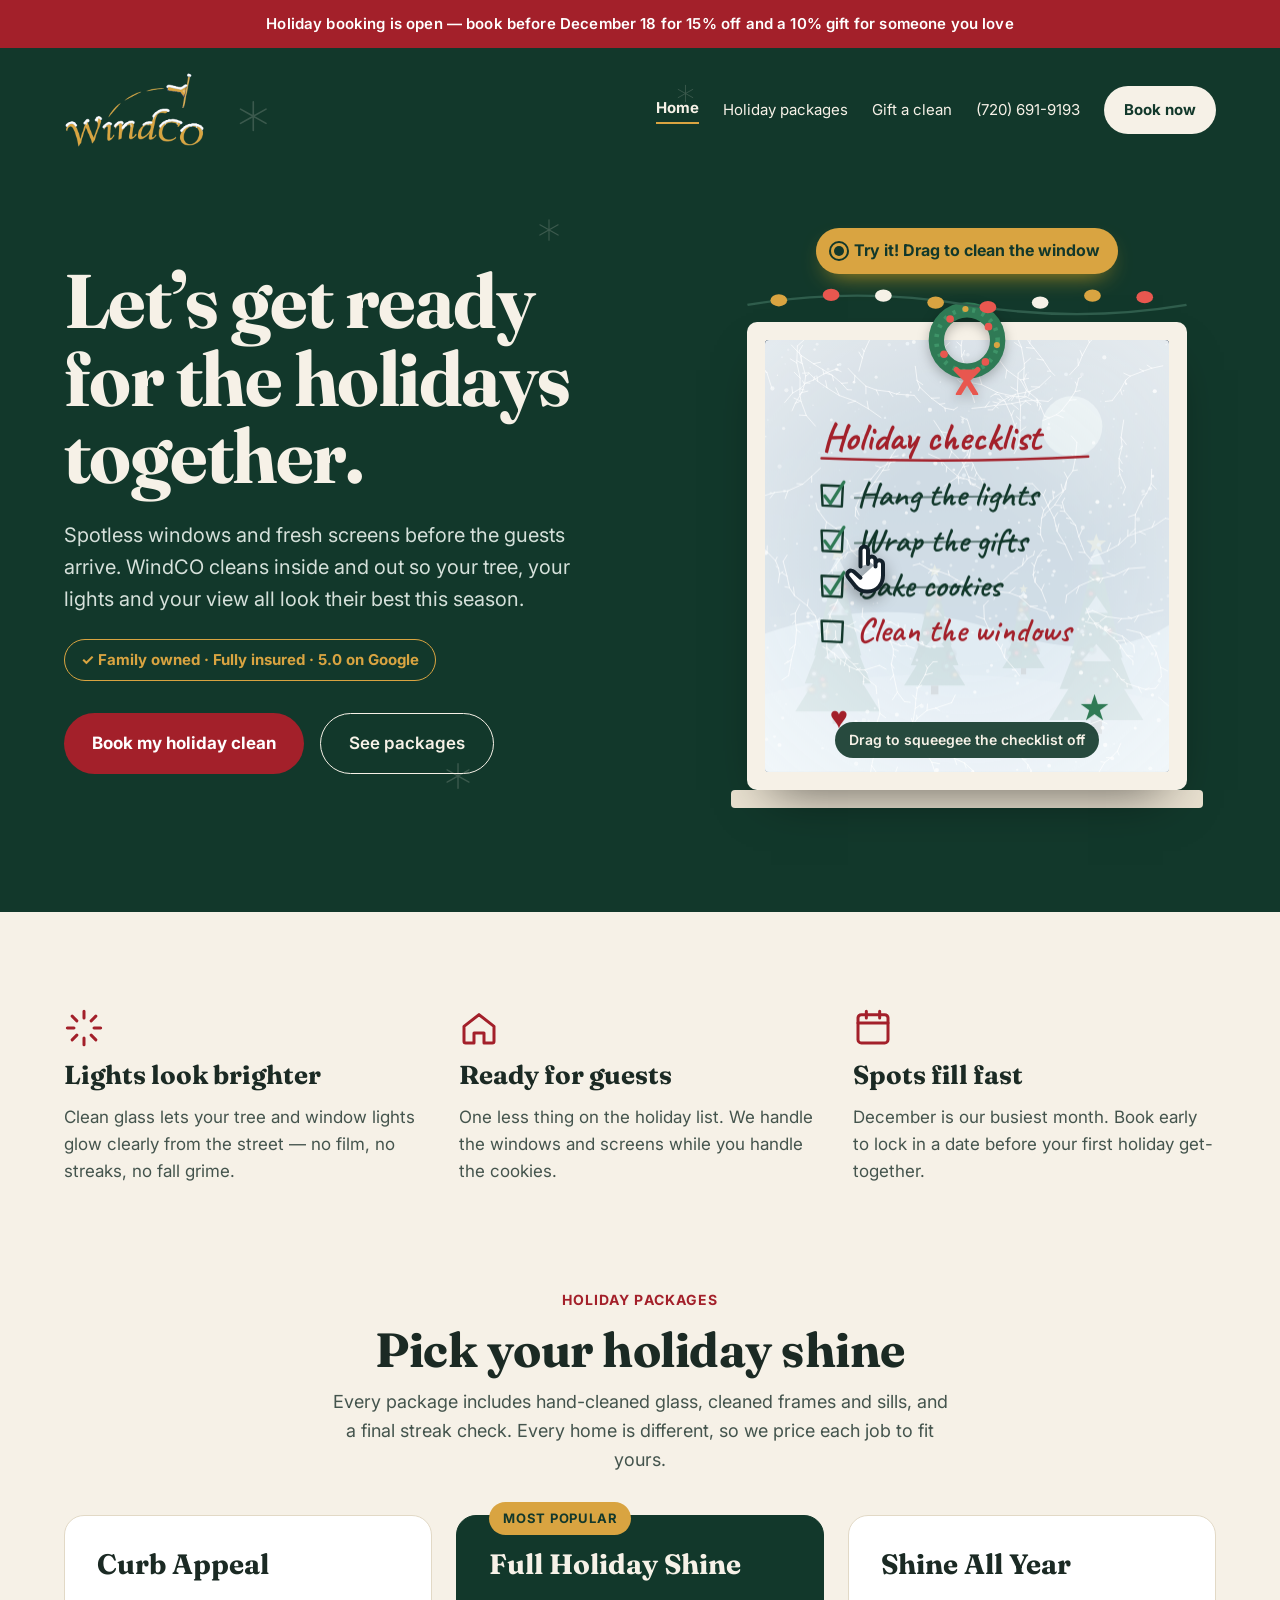
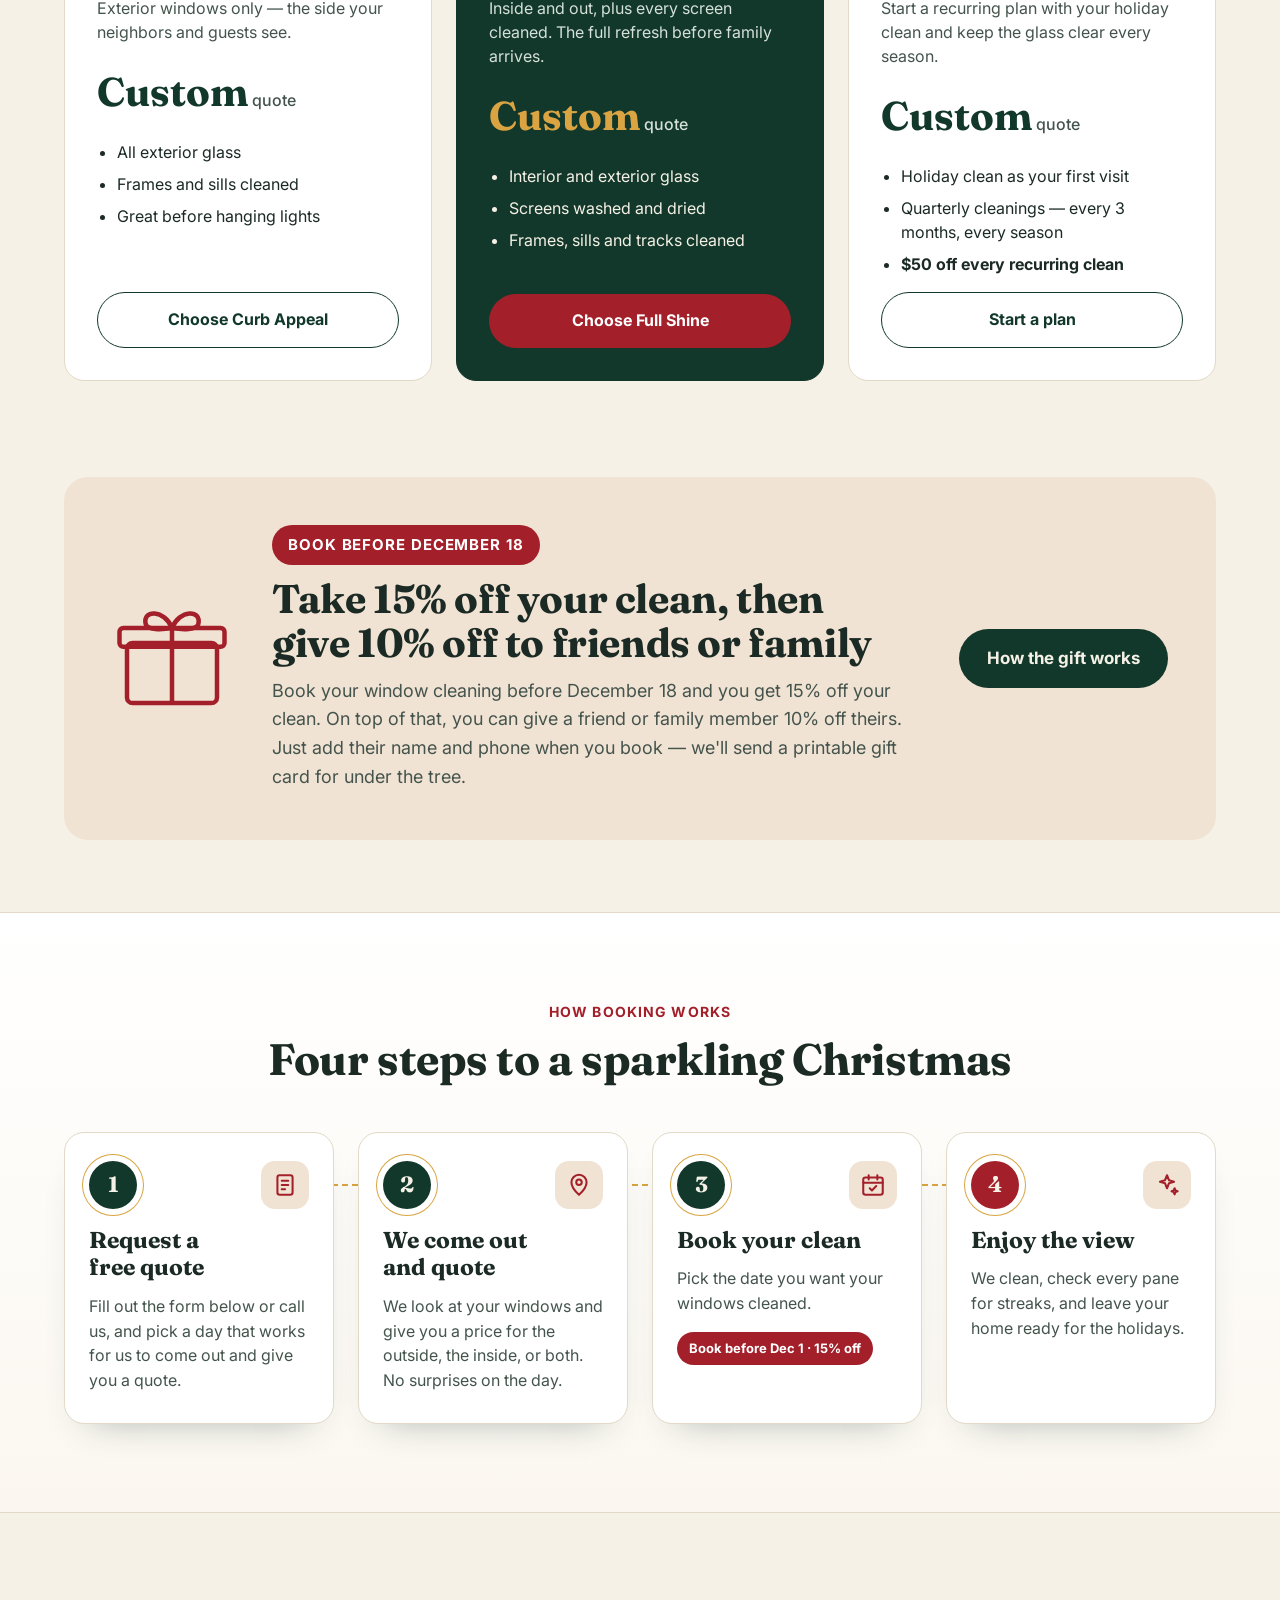
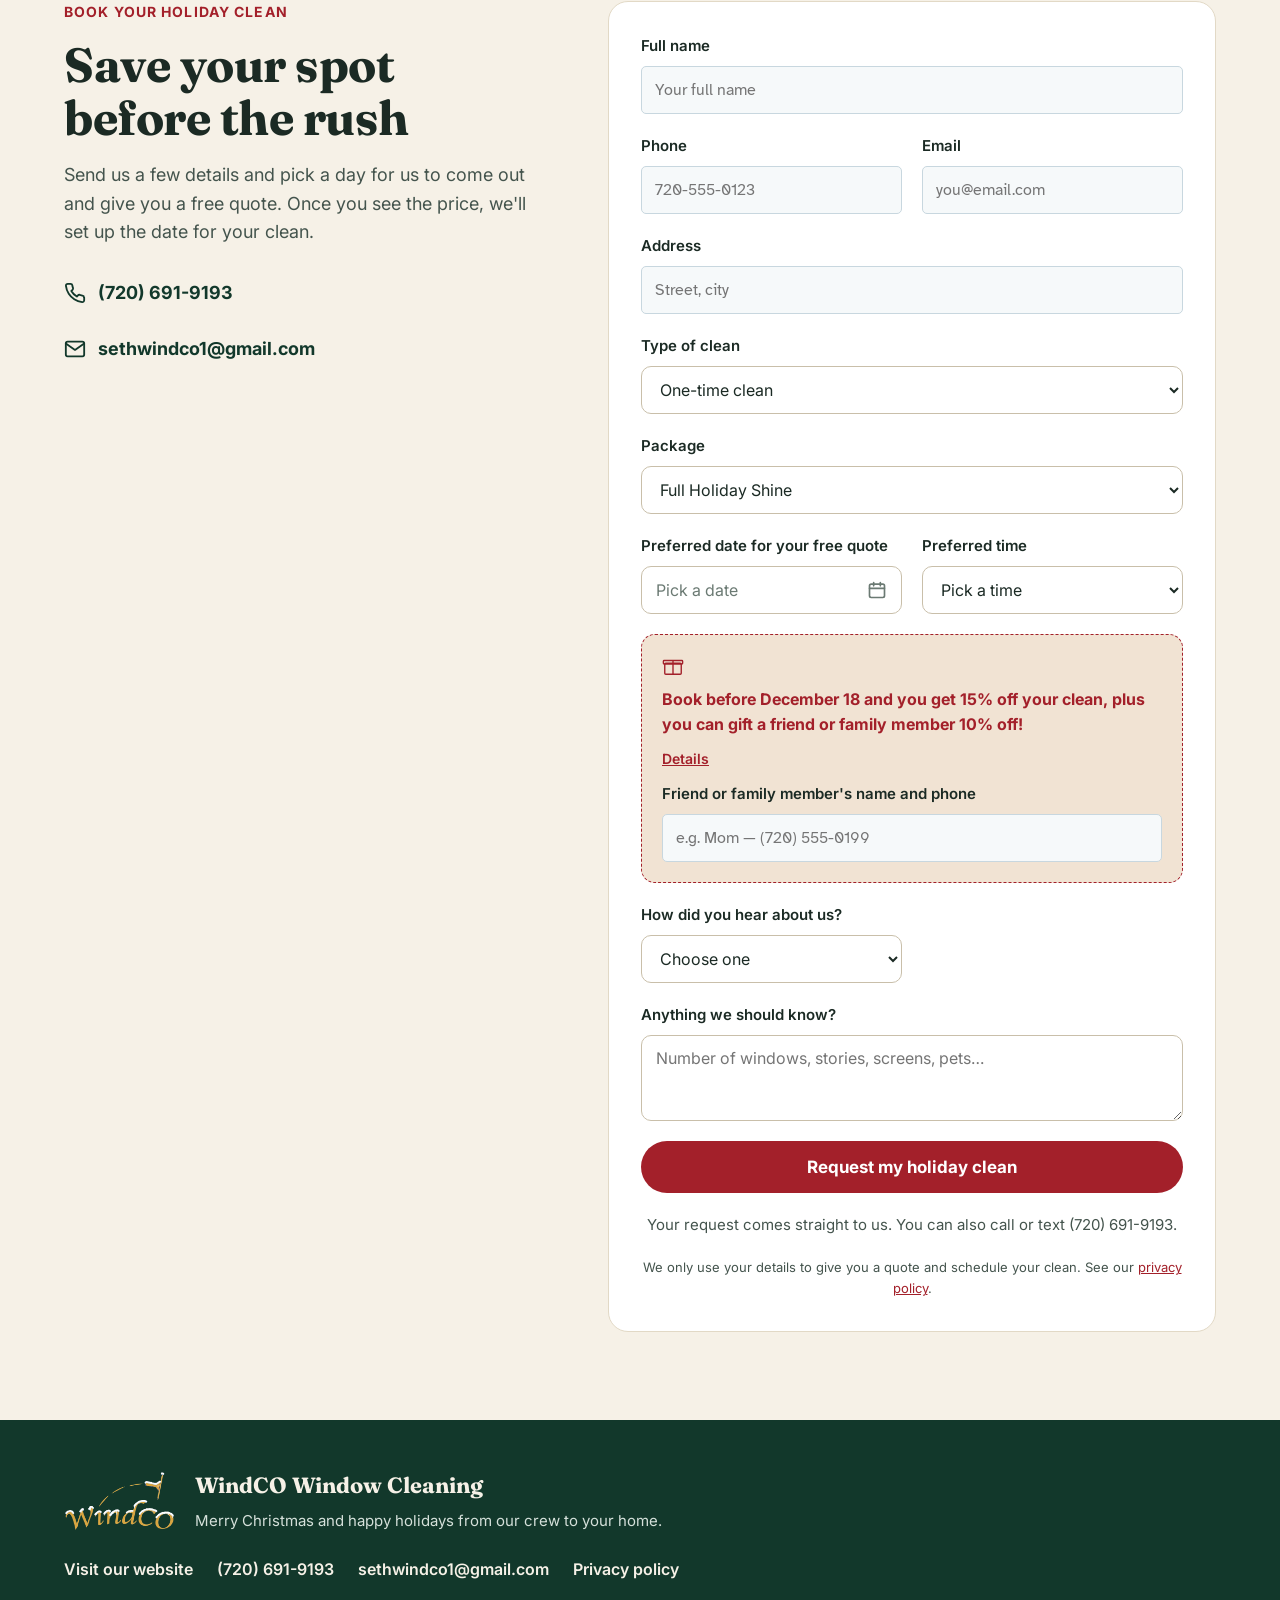
<file: index.html>
<!DOCTYPE html>
<html lang="en">
<head>
<meta charset="UTF-8">
<meta name="viewport" content="width=device-width, initial-scale=1">
<title>WindCO Window Cleaning | Colorado Window, Screen &amp; Gutter Cleaning</title>
<link rel="canonical" href="https://windco.co/">
<link rel="icon" type="image/png" href="images/favicon.png">
<meta property="og:type" content="website">
<meta property="og:site_name" content="WindCO Window Cleaning">
<meta property="og:title" content="WindCO Window Cleaning: let's get ready for the holidays together">
<meta property="og:description" content="Family-owned and fully insured window, screen, track, gutter and solar panel cleaning across Colorado. 5.0 stars on Google. Free quotes: (720) 691-9193.">
<meta property="og:url" content="https://windco.co/">
<meta property="og:image" content="https://windco.co/og-image.png">
<meta property="og:image:width" content="1200">
<meta property="og:image:height" content="630">
<meta name="twitter:card" content="summary_large_image">
<script type="application/ld+json">
{
  "@context": "https://schema.org",
  "@type": "HomeAndConstructionBusiness",
  "name": "WindCO Window Cleaning",
  "url": "https://windco.co/",
  "image": "https://windco.co/og-image.png",
  "telephone": "+1-720-691-9193",
  "email": "sethwindco1@gmail.com",
  "areaServed": {"@type": "State", "name": "Colorado"},
  "description": "Family-owned window cleaning in Colorado: exterior and interior windows, screen cleaning and repair, track cleaning, gutter cleaning and solar panel cleaning.",
  "sameAs": ["https://www.google.com/maps/place/WindCO+Window+Cleaning/data=!4m2!3m1!1s0x2ca00375aecb5277:0xa8fea958de75dfa8"]
}
</script>
<meta name="description" content="WindCO Window Cleaning is a family-owned window cleaning company serving all of Colorado: interior and exterior windows, screen cleaning and repair, tracks, gutters and solar panels. 5.0 stars on Google. Free quotes: (720) 691-9193.">
<link rel="preconnect" href="https://fonts.googleapis.com">
<link rel="preconnect" href="https://fonts.gstatic.com" crossorigin>
<link href="https://fonts.googleapis.com/css2?family=Instrument+Serif:ital@0;1&family=Atkinson+Hyperlegible:ital,wght@0,400;0,700;1,400&family=Roboto:wght@400;500&family=Fraunces:opsz,wght@9..144,500;9..144,700&family=Inter:wght@400;500;600;700&family=Caveat:wght@600;700&display=swap" rel="stylesheet">
<link rel="stylesheet" href="css/styles.css">
</head>
<body>

<a class="holiday-bar" href="#holiday">Holiday booking is open · See our Christmas packages and the 15% early-booking deal →</a>
<header class="top">
  <div class="wrap">
    <a class="logo" href="#home" aria-label="WindCO Window Cleaning home"><img src="images/windco-logo-snow.png" alt="WindCO"></a>
    <nav aria-label="Main">
      <div class="tabs" role="tablist" aria-label="Pages">
        <a class="tab" role="tab" data-tab="home" href="#home">Home</a>
        <a class="tab" role="tab" data-tab="about" href="#about">About us</a>
        <a class="tab" role="tab" data-tab="services" href="#services">Services</a>
        <a class="tab" role="tab" data-tab="plans" href="#plans">Plans</a>
        <a class="tab" role="tab" data-tab="quote" href="#quote">Free quote</a>
      </div>
      <a class="phone-pill" href="tel:+17206919193">(720) 691-9193</a>
    </nav>
  </div>
</header>

<main>
  <!-- ===== Holiday landing page (first thing visitors see) ===== -->
  <div class="lp" id="holiday" data-page="holiday">
    <div style="background: #A3202A; color: #FFFFFF; text-align: center; padding: 12px 20px; font-size: 15px; font-weight: 600; letter-spacing: 0.01em">Holiday booking is open — book before December 18 for 15% off and a 10% gift for someone you love</div>
    <div style="background: #12382B; color: #F6F1E7; position: relative; overflow: hidden">
      <svg aria-hidden="true" width="100%" height="100%" style="position: absolute; inset: 0; opacity: 0.18" viewBox="0 0 1440 760" preserveAspectRatio="xMidYMid slice">
        <g fill="none" stroke="#F6F1E7" stroke-width="2" stroke-linecap="round">
          <g transform="translate(120 120)"><path d="M0 -18V18M-16 -9L16 9M-16 9L16 -9"></path></g>
          <g transform="translate(380 60) scale(0.7)"><path d="M0 -18V18M-16 -9L16 9M-16 9L16 -9"></path></g>
          <g transform="translate(640 160) scale(0.5)"><path d="M0 -18V18M-16 -9L16 9M-16 9L16 -9"></path></g>
          <g transform="translate(90 520) scale(0.8)"><path d="M0 -18V18M-16 -9L16 9M-16 9L16 -9"></path></g>
          <g transform="translate(560 640) scale(0.6)"><path d="M0 -18V18M-16 -9L16 9M-16 9L16 -9"></path></g>
          <g transform="translate(1340 90) scale(0.9)"><path d="M0 -18V18M-16 -9L16 9M-16 9L16 -9"></path></g>
          <g transform="translate(1380 600) scale(0.6)"><path d="M0 -18V18M-16 -9L16 9M-16 9L16 -9"></path></g>
          <g transform="translate(760 40) scale(0.4)"><path d="M0 -18V18M-16 -9L16 9M-16 9L16 -9"></path></g>
        </g>
      </svg>
      <div style="position: relative; max-width: 1200px; margin: 0 auto; padding: 0 24px">
        <nav class="lp-nav" aria-label="Holiday page">
          <a href="#home" aria-label="WindCO home"><img src="images/windco-logo-gold-snow.png" alt="WindCO" style="height: 76px; width: auto; display: block"></a>
          <div class="lp-links">
            <a href="#home" class="lp-home">Home</a>
            <a href="#packages">Holiday packages</a>
            <a href="#gift">Gift a clean</a>
            <a href="tel:+17206919193">(720) 691-9193</a>
            <a href="#book" class="lp-pill">Book now</a>
          </div>
        </nav>

        <div style="display: flex; flex-wrap: wrap; align-items: center; gap: 56px; padding: 56px 0 104px">
          <div style="flex: 1 1 480px; min-width: 0; display: flex; flex-direction: column; gap: 24px">
            <h1 style="margin: 0; font-family: Fraunces, Georgia, serif; font-weight: 700; font-size: clamp(44px, 6vw, 76px); line-height: 1.02; letter-spacing: -0.02em; color: #F6F1E7">Let’s get ready for the holidays together.</h1>
            <p style="margin: 0; font-size: 20px; line-height: 1.6; color: #D5E0DA; max-width: 560px">Spotless windows and fresh screens before the guests arrive. WindCO cleans inside and out so your tree, your lights and your view all look their best this season.</p>
            <div style="display: inline-flex; align-self: flex-start; align-items: center; gap: 8px; border: 1px solid #D9A441; color: #D9A441; border-radius: 999px; padding: 8px 16px; font-size: 15px; font-weight: 700">✓ Family owned · Fully insured · 5.0 on Google</div>
            <div style="display: flex; flex-wrap: wrap; gap: 16px; padding-top: 8px">
              <a href="#book" class="lp-btn lp-btn-red">Book my holiday clean</a>
              <a href="#packages" class="lp-btn lp-btn-outline-light">See packages</a>
            </div>
          </div>
          <div style="flex: 1 1 380px; min-width: 0; display: flex; justify-content: center">
            <div style="display:flex; flex-direction:column; width:100%; max-width:440px">
            <div class="try-label holiday"><span class="dot" aria-hidden="true"></span>Try it! Drag to clean the window</div>
            <div class="xm">
              <svg class="xm-lights" aria-hidden="true" viewBox="0 0 440 60" preserveAspectRatio="none">
                <path d="M10 22 Q 115 -2 220 22 T 430 22" fill="none" stroke="#2F5D4C" stroke-width="3"></path>
                <circle cx="40" cy="16" r="8" fill="#D9A441"></circle><circle cx="90" cy="9" r="8" fill="#E8574F"></circle><circle cx="140" cy="10" r="8" fill="#F6F1E7"></circle><circle cx="190" cy="19" r="8" fill="#D9A441"></circle><circle cx="240" cy="25" r="8" fill="#E8574F"></circle><circle cx="290" cy="19" r="8" fill="#F6F1E7"></circle><circle cx="340" cy="10" r="8" fill="#D9A441"></circle><circle cx="390" cy="12" r="8" fill="#E8574F"></circle>
              </svg>
              <div class="xm-frame">
                <div class="xm-pane" id="xm-pane" role="img" aria-label="A frosty window with a holiday checklist written on it. Drag across the glass to squeegee it clean.">
                  <canvas id="xm-scene"></canvas>
                  <canvas id="xm-frost"></canvas>
                  <canvas id="xm-tool"></canvas>
                  <div class="try-hand" data-try><svg viewBox="0 0 24 24" width="60" height="60" aria-hidden="true"><path d="M9 11V4.5a1.5 1.5 0 0 1 3 0V10m0-1.5a1.5 1.5 0 0 1 3 0V11m0-1a1.5 1.5 0 0 1 3 0v4.5c0 3.6-2.4 6.5-6 6.5h-.6c-2 0-3.4-.8-4.6-2.3L4 15.2a1.6 1.6 0 0 1 2.4-2.1L9 15.5" fill="#fff" stroke="#14212B" stroke-width="1.6" stroke-linecap="round" stroke-linejoin="round"/></svg></div>
                  <div class="xm-hint" id="xm-hint">Drag to squeegee the checklist off</div>
                  <div class="xm-done" id="xm-done" hidden>
                    <strong>✓ Clean the windows: done</strong>
                    <span>Let us check it off your list this year.</span>
                    <div class="xm-row"><a href="#book" class="lp-btn lp-btn-red xm-btn">Book my holiday clean</a><button type="button" class="xm-again" id="xm-again">Frost it up again</button></div>
                  </div>
                </div>
                <svg class="xm-wreath" aria-hidden="true" viewBox="0 0 120 130">
                  <circle cx="60" cy="58" r="40" fill="none" stroke="#2F7A55" stroke-width="20"></circle>
                  <circle cx="60" cy="58" r="40" fill="none" stroke="#3E9468" stroke-width="6" stroke-dasharray="4 9"></circle>
                  <circle cx="38" cy="30" r="5" fill="#E8574F"></circle><circle cx="88" cy="40" r="5" fill="#E8574F"></circle><circle cx="30" cy="76" r="5" fill="#E8574F"></circle><circle cx="84" cy="86" r="5" fill="#E8574F"></circle><circle cx="58" cy="17" r="4" fill="#D9A441"></circle><circle cx="99" cy="64" r="4" fill="#D9A441"></circle>
                  <path d="M46 96 l14 14 14 -14 M60 110 l-11 18 M60 110 l11 18" fill="#E8574F" stroke="#E8574F" stroke-width="7" stroke-linejoin="round" stroke-linecap="round"></path>
                </svg>
              </div>
              <div class="xm-sill" aria-hidden="true"></div>
            </div>
            </div>
          </div>
        </div>
      </div>
    </div>

    <div style="max-width: 1200px; margin: 0 auto; padding: 96px 24px 32px; box-sizing: border-box">
      <div style="display: grid; grid-template-columns: repeat(auto-fit, minmax(260px, 1fr)); gap: 32px">
        <div class="lp-col">
          <svg aria-hidden="true" width="40" height="40" viewBox="0 0 24 24" fill="none" stroke="#A3202A" stroke-width="1.8" stroke-linecap="round" stroke-linejoin="round"><path d="M12 2v4M12 18v4M4.9 4.9l2.8 2.8M16.3 16.3l2.8 2.8M2 12h4M18 12h4M4.9 19.1l2.8-2.8M16.3 7.7l2.8-2.8"></path></svg>
          <h2 class="lp-h3">Lights look brighter</h2>
          <p class="lp-p">Clean glass lets your tree and window lights glow clearly from the street — no film, no streaks, no fall grime.</p>
        </div>
        <div class="lp-col">
          <svg aria-hidden="true" width="40" height="40" viewBox="0 0 24 24" fill="none" stroke="#A3202A" stroke-width="1.8" stroke-linecap="round" stroke-linejoin="round"><path d="M3 11l9-7 9 7v9a1 1 0 0 1-1 1h-5v-6h-6v6H4a1 1 0 0 1-1-1z"></path></svg>
          <h2 class="lp-h3">Ready for guests</h2>
          <p class="lp-p">One less thing on the holiday list. We handle the windows and screens while you handle the cookies.</p>
        </div>
        <div class="lp-col">
          <svg aria-hidden="true" width="40" height="40" viewBox="0 0 24 24" fill="none" stroke="#A3202A" stroke-width="1.8" stroke-linecap="round" stroke-linejoin="round"><rect x="3" y="4" width="18" height="17" rx="2"></rect><path d="M3 9h18M8 2v4M16 2v4"></path></svg>
          <h2 class="lp-h3">Spots fill fast</h2>
          <p class="lp-p">December is our busiest month. Book early to lock in a date before your first holiday get-together.</p>
        </div>
      </div>
    </div>

    <div id="packages" style="max-width: 1200px; margin: 0 auto; padding: 72px 24px; box-sizing: border-box; display: flex; flex-direction: column; gap: 40px">
      <div style="display: flex; flex-direction: column; gap: 12px; text-align: center; align-items: center">
        <div class="lp-eyebrow">Holiday packages</div>
        <h2 class="lp-h2">Pick your holiday shine</h2>
        <p style="margin: 0; font-size: 18px; color: #44544D; max-width: 620px; line-height: 1.6">Every package includes hand-cleaned glass, cleaned frames and sills, and a final streak check. Every home is different, so we price each job to fit yours.</p>
      </div>
      <div style="display: grid; grid-template-columns: repeat(auto-fit, minmax(280px, 1fr)); gap: 24px">
        <div class="lp-pkg">
          <h3 class="lp-pkg-title">Curb Appeal</h3>
          <p style="margin: 0; color: #44544D; font-size: 16px; line-height: 1.5">Exterior windows only — the side your neighbors and guests see.</p>
          <div class="lp-price" style="color: #12382B">Custom<span style="color: #44544D"> quote</span></div>
          <ul class="lp-list"><li>All exterior glass</li><li>Frames and sills cleaned</li><li>Great before hanging lights</li></ul>
          <a href="#book" class="lp-btn lp-btn-outline-dark lp-pkg-btn">Choose Curb Appeal</a>
        </div>
        <div class="lp-pkg" style="background: #12382B; color: #F6F1E7; border-color: #12382B; position: relative">
          <div style="position: absolute; top: -14px; left: 32px; background: #D9A441; color: #12382B; font-size: 13px; font-weight: 700; letter-spacing: 0.06em; text-transform: uppercase; padding: 6px 14px; border-radius: 999px">Most popular</div>
          <h3 class="lp-pkg-title" style="color: #F6F1E7">Full Holiday Shine</h3>
          <p style="margin: 0; color: #D5E0DA; font-size: 16px; line-height: 1.5">Inside and out, plus every screen cleaned. The full refresh before family arrives.</p>
          <div class="lp-price" style="color: #D9A441">Custom<span style="color: #D5E0DA"> quote</span></div>
          <ul class="lp-list"><li>Interior and exterior glass</li><li>Screens washed and dried</li><li>Frames, sills and tracks cleaned</li></ul>
          <a href="#book" class="lp-btn lp-btn-red lp-pkg-btn">Choose Full Shine</a>
        </div>
        <div class="lp-pkg">
          <h3 class="lp-pkg-title">Shine All Year</h3>
          <p style="margin: 0; color: #44544D; font-size: 16px; line-height: 1.5">Start a recurring plan with your holiday clean and keep the glass clear every season.</p>
          <div class="lp-price" style="color: #12382B">Custom<span style="color: #44544D"> quote</span></div>
          <ul class="lp-list"><li>Holiday clean as your first visit</li><li>Quarterly cleanings — every 3 months, every season</li><li><strong>$50 off every recurring clean</strong></li></ul>
          <a href="#book" class="lp-btn lp-btn-outline-dark lp-pkg-btn">Start a plan</a>
        </div>
      </div>
    </div>

    <div id="gift" style="max-width: 1200px; margin: 0 auto; padding: 24px 24px 72px; box-sizing: border-box">
      <div style="background: #F1E3D3; border-radius: 24px; padding: 48px; display: flex; flex-wrap: wrap; align-items: center; gap: 40px">
        <svg aria-hidden="true" width="120" height="120" viewBox="0 0 64 64" fill="none" stroke="#A3202A" stroke-width="2.4" stroke-linejoin="round"><rect x="8" y="24" width="48" height="32" rx="3"></rect><rect x="4" y="16" width="56" height="10" rx="2"></rect><path d="M32 16v40"></path><path d="M32 16c-4-10-16-10-14-2 1 3 8 3 14 2zM32 16c4-10 16-10 14-2-1 3-8 3-14 2z"></path></svg>
        <div style="flex: 1 1 420px; min-width: 0; display: flex; flex-direction: column; gap: 12px">
          <div style="align-self: flex-start; background: #A3202A; color: #FFFFFF; font-size: 15px; font-weight: 700; letter-spacing: 0.06em; text-transform: uppercase; padding: 8px 16px; border-radius: 999px">Book before December 18</div>
          <h2 class="lp-h2" style="font-size: clamp(30px, 3.4vw, 40px)">Take 15% off your clean, then give 10% off to friends or family</h2>
          <p style="margin: 0; font-size: 18px; line-height: 1.6; color: #44544D">Book your window cleaning before December 18 and you get 15% off your clean. On top of that, you can give a friend or family member 10% off theirs. Just add their name and phone when you book — we'll send a printable gift card for under the tree.</p>
        </div>
        <a href="#family-gift" class="lp-btn lp-btn-green">How the gift works</a>
      </div>
    </div>

    <div class="lps-wrap">
      <div style="max-width: 1200px; margin: 0 auto; padding: 88px 24px; box-sizing: border-box; display: flex; flex-direction: column; gap: 48px">
        <div style="display: flex; flex-direction: column; gap: 12px; align-items: center; text-align: center">
          <div class="lp-eyebrow">How booking works</div>
          <h2 class="lp-h2" style="font-size: clamp(32px, 4vw, 44px)">Four steps to a sparkling Christmas</h2>
        </div>
        <ol class="lps">
          <li class="lps-card"><div class="lps-top"><span class="lps-num">1</span><span class="lps-icon"><svg aria-hidden="true" width="26" height="26" viewBox="0 0 24 24" fill="none" stroke="currentColor" stroke-width="1.9" stroke-linecap="round" stroke-linejoin="round"><rect x="5" y="3" width="14" height="18" rx="2"/><path d="M9 8h6M9 12h6M9 16h3"/></svg></span></div><h3 class="lps-title">Request a free quote</h3><p>Fill out the form below or call us, and pick a day that works for us to come out and give you a quote.</p></li>
          <li class="lps-card"><div class="lps-top"><span class="lps-num">2</span><span class="lps-icon"><svg aria-hidden="true" width="26" height="26" viewBox="0 0 24 24" fill="none" stroke="currentColor" stroke-width="1.9" stroke-linecap="round" stroke-linejoin="round"><path d="M12 21s-7-6.2-7-11.5A7 7 0 0 1 19 9.5C19 14.8 12 21 12 21z"/><circle cx="12" cy="9.5" r="2.5"/></svg></span></div><h3 class="lps-title">We come out and quote</h3><p>We look at your windows and give you a price for the outside, the inside, or both. No surprises on the day.</p></li>
          <li class="lps-card"><div class="lps-top"><span class="lps-num">3</span><span class="lps-icon"><svg aria-hidden="true" width="26" height="26" viewBox="0 0 24 24" fill="none" stroke="currentColor" stroke-width="1.9" stroke-linecap="round" stroke-linejoin="round"><rect x="3" y="5" width="18" height="16" rx="2"/><path d="M3 10h18M8 3v4M16 3v4"/><path d="M9 15l2 2 4-4"/></svg></span></div><h3 class="lps-title">Book your clean</h3><p>Pick the date you want your windows cleaned.</p><span class="lps-tag">Book before Dec 1 · 15% off</span></li>
          <li class="lps-card"><div class="lps-top"><span class="lps-num">4</span><span class="lps-icon"><svg aria-hidden="true" width="26" height="26" viewBox="0 0 24 24" fill="none" stroke="currentColor" stroke-width="1.9" stroke-linecap="round" stroke-linejoin="round"><path d="M12 3l1.8 4.6L18.5 9l-4.7 1.4L12 15l-1.8-4.6L5.5 9l4.7-1.4z"/><path d="M19 15l.8 2 2 .8-2 .8-.8 2-.8-2-2-.8 2-.8z"/></svg></span></div><h3 class="lps-title">Enjoy the view</h3><p>We clean, check every pane for streaks, and leave your home ready for the holidays.</p></li>
        </ol>
      </div>
    </div>

    <div id="book" style="max-width: 1200px; margin: 0 auto; padding: 88px 24px; box-sizing: border-box; display: flex; flex-wrap: wrap; gap: 56px">
      <div style="flex: 1 1 360px; min-width: 0; display: flex; flex-direction: column; gap: 16px">
        <div class="lp-eyebrow">Book your holiday clean</div>
        <h2 class="lp-h2" style="line-height: 1.1">Save your spot before the rush</h2>
        <p style="margin: 0; font-size: 18px; line-height: 1.6; color: #44544D">Send us a few details and pick a day for us to come out and give you a free quote. Once you see the price, we'll set up the date for your clean.</p>
        <div style="display: flex; flex-direction: column; gap: 12px; padding-top: 8px; font-size: 18px">
          <a href="tel:+17206919193" class="lp-contact"><svg aria-hidden="true" width="22" height="22" viewBox="0 0 24 24" fill="none" stroke="currentColor" stroke-width="2" stroke-linecap="round" stroke-linejoin="round"><path d="M22 16.9v3a2 2 0 0 1-2.2 2 19.8 19.8 0 0 1-8.6-3.1 19.5 19.5 0 0 1-6-6A19.8 19.8 0 0 1 2.1 4.2 2 2 0 0 1 4.1 2h3a2 2 0 0 1 2 1.7c.1.9.4 1.8.7 2.7a2 2 0 0 1-.5 2.1L8 9.8a16 16 0 0 0 6 6l1.3-1.3a2 2 0 0 1 2.1-.4c.9.3 1.8.6 2.7.7a2 2 0 0 1 1.7 2z"></path></svg><span>(720) 691-9193</span></a>
          <a href="mailto:sethwindco1@gmail.com" class="lp-contact"><svg aria-hidden="true" width="22" height="22" viewBox="0 0 24 24" fill="none" stroke="currentColor" stroke-width="2" stroke-linecap="round" stroke-linejoin="round"><rect x="2" y="4" width="20" height="16" rx="2"></rect><path d="M22 6l-10 7L2 6"></path></svg><span>sethwindco1@gmail.com</span></a>
        </div>
      </div>

      <form id="lp-form" class="lp-form" novalidate>
        <label class="lp-label lp-span2" for="lp-name">Full name<input type="text" id="lp-name" placeholder="Your full name" autocomplete="name"></label>
        <label class="lp-label" for="lp-phone">Phone<input type="tel" id="lp-phone" placeholder="720-555-0123" autocomplete="tel" inputmode="tel"></label>
        <label class="lp-label" for="lp-email">Email<input type="email" id="lp-email" placeholder="you@email.com" autocomplete="email"></label>
        <label class="lp-label lp-span2" for="lp-address">Address<input type="text" id="lp-address" placeholder="Street, city" autocomplete="street-address"></label>
        <a class="lp-span2 map-link" id="lp-map" href="#" target="_blank" rel="noopener" hidden>Check this address on Google Maps ↗</a>
        <label class="lp-label lp-span2" for="lp-type">Type of clean<select id="lp-type"><option>One-time clean</option><option>Recurring clean ($50 off every visit)</option></select></label>
        <label class="lp-label lp-span2" for="lp-pkg">Package<select id="lp-pkg"><option>Full Holiday Shine</option><option>Curb Appeal</option><option>Shine All Year</option><option>Gift certificate</option></select></label>
        <div class="lp-label"><span id="lp-date-lbl">Preferred date for your free quote</span><div class="date-pick" id="lp-date-wrap"><input type="hidden" id="lp-date"><button type="button" class="date-btn" id="lp-date-btn" aria-haspopup="dialog" aria-expanded="false"><span class="date-text">Pick a date</span><svg aria-hidden="true" width="20" height="20" viewBox="0 0 24 24" fill="none" stroke="currentColor" stroke-width="2" stroke-linecap="round" stroke-linejoin="round"><rect x="3" y="5" width="18" height="16" rx="2"></rect><path d="M3 10h18M8 3v4M16 3v4"></path></svg></button><div class="cal" id="lp-date-cal" role="dialog" aria-label="Choose a date" hidden></div></div></div>
        <label class="lp-label" for="lp-time">Preferred time<select id="lp-time"><option value="" selected disabled>Pick a time</option><option value="08:00">8:00 AM</option><option value="08:30">8:30 AM</option><option value="09:00">9:00 AM</option><option value="09:30">9:30 AM</option><option value="10:00">10:00 AM</option><option value="10:30">10:30 AM</option><option value="11:00">11:00 AM</option><option value="11:30">11:30 AM</option><option value="12:00">12:00 PM</option><option value="12:30">12:30 PM</option><option value="13:00">1:00 PM</option><option value="13:30">1:30 PM</option><option value="14:00">2:00 PM</option><option value="14:30">2:30 PM</option><option value="15:00">3:00 PM</option><option value="15:30">3:30 PM</option><option value="16:00">4:00 PM</option><option value="16:30">4:30 PM</option><option value="17:00">5:00 PM</option><option value="17:30">5:30 PM</option></select></label>
        <div class="lp-span2" id="lp-early" hidden style="background: #F1E3D3; border: 1.5px dashed #A3202A; border-radius: 14px; padding: 20px; display: flex; flex-direction: column; gap: 12px">
          <div style="display: flex; flex-wrap: wrap; align-items: center; gap: 10px; font-weight: 700; color: #A3202A; font-size: 16px">
            <svg aria-hidden="true" width="22" height="22" viewBox="0 0 64 64" fill="none" stroke="currentColor" stroke-width="4" stroke-linejoin="round"><rect x="8" y="24" width="48" height="32" rx="3"></rect><rect x="4" y="16" width="56" height="10" rx="2"></rect><path d="M32 16v40"></path></svg>
            Book before December 18 and you get 15% off your clean, plus you can gift a friend or family member 10% off! <a href="#family-gift" style="font-weight: 600; font-size: 14px">Details</a>
          </div>
          <label class="lp-label" for="lp-family">Friend or family member's name and phone<input type="text" id="lp-family" placeholder="e.g. Mom — (720) 555-0199"></label>
        </div>
        <p class="lp-span2" id="lp-late" style="margin: 0; font-size: 14px; font-weight: 600; color: #A3202A">The early-booking deal (15% off, plus 10% off to gift) ended December 18. We'd still love to give you a free quote.</p>
        <label class="lp-label" for="lp-source">How did you hear about us?<select id="lp-source"><option value="" selected disabled>Choose one</option><option>Door hanger</option><option>Online ad</option></select></label>
        <label class="lp-label code-wrap" id="lp-code-wrap" for="lp-code" hidden>Door hanger code<input type="text" id="lp-code" placeholder="e.g. CAROL15" autocomplete="off" autocapitalize="characters" spellcheck="false"></label>
        <label class="lp-label lp-span2" for="lp-notes">Anything we should know?<textarea id="lp-notes" rows="3" placeholder="Number of windows, stories, screens, pets…"></textarea></label>
        <button type="submit" id="lp-send" class="lp-btn lp-btn-red lp-span2" style="justify-content: center; border: none; cursor: pointer; font-family: Inter, sans-serif">Request my holiday clean</button>
        <p class="lp-span2" id="lp-status" role="status" style="margin: 0; font-size: 15px; color: #44544D; text-align: center">Your request comes straight to us. You can also call or text (720) 691-9193.</p>
        <p class="lp-span2" style="margin: 0; font-size: 13px; color: #44544D; text-align: center">We only use your details to give you a quote and schedule your clean. See our <a href="#privacy">privacy policy</a>.</p>
      </form>
    </div>

    <div class="lp-footer">
      <div style="max-width: 1200px; margin: 0 auto; padding: 48px 24px; box-sizing: border-box; display: flex; flex-wrap: wrap; justify-content: space-between; align-items: center; gap: 24px">
        <div style="display: flex; flex-wrap: wrap; align-items: center; gap: 20px">
          <img src="images/windco-logo-gold-snow.png" alt="WindCO" style="height: 60px; width: auto; display: block">
          <div style="display: flex; flex-direction: column; gap: 6px">
            <span style="font-family: Fraunces, Georgia, serif; font-size: 22px; font-weight: 700; color: #F6F1E7">WindCO Window Cleaning</span>
            <span style="font-size: 15px">Merry Christmas and happy holidays from our crew to your home.</span>
          </div>
        </div>
        <div style="display: flex; flex-wrap: wrap; gap: 24px; font-size: 16px">
          <a href="#home" class="lp-foot-link">Visit our website</a>
          <a href="tel:+17206919193" class="lp-foot-link">(720) 691-9193</a>
          <a href="mailto:sethwindco1@gmail.com" class="lp-foot-link">sethwindco1@gmail.com</a>
          <a href="#privacy" class="lp-foot-link">Privacy policy</a>
        </div>
      </div>
    </div>
  </div>

  <!-- ===== Family gift page ===== -->
  <div class="lp" id="family-gift" data-page="family-gift">
    <div style="background: #A3202A; color: #FFFFFF; text-align: center; padding: 12px 20px; font-size: 15px; font-weight: 600">Book your clean before December 18: 15% off for you, 10% off for someone you love</div>
    <div style="background: #12382B; color: #F6F1E7; position: relative; overflow: hidden">
      <svg aria-hidden="true" width="100%" height="100%" style="position: absolute; inset: 0; opacity: 0.16" viewBox="0 0 1440 640" preserveAspectRatio="xMidYMid slice">
        <g fill="none" stroke="#F6F1E7" stroke-width="2" stroke-linecap="round">
          <g transform="translate(140 140)"><path d="M0 -18V18M-16 -9L16 9M-16 9L16 -9"></path></g>
          <g transform="translate(420 70) scale(0.6)"><path d="M0 -18V18M-16 -9L16 9M-16 9L16 -9"></path></g>
          <g transform="translate(80 500) scale(0.8)"><path d="M0 -18V18M-16 -9L16 9M-16 9L16 -9"></path></g>
          <g transform="translate(1320 120) scale(0.9)"><path d="M0 -18V18M-16 -9L16 9M-16 9L16 -9"></path></g>
          <g transform="translate(1260 520) scale(0.6)"><path d="M0 -18V18M-16 -9L16 9M-16 9L16 -9"></path></g>
          <g transform="translate(780 40) scale(0.5)"><path d="M0 -18V18M-16 -9L16 9M-16 9L16 -9"></path></g>
        </g>
      </svg>
      <div style="position: relative; max-width: 1200px; margin: 0 auto; padding: 0 24px">
        <nav class="lp-nav" aria-label="Holiday gift page">
          <a href="#holiday"><img src="images/windco-logo-gold-snow.png" alt="Back to the holiday page" style="height: 76px; width: auto; display: block"></a>
          <div class="lp-links">
            <a href="#home" class="lp-home">Home</a>
            <a href="#holiday">← Back to holiday page</a>
            <a href="tel:+17206919193" style="font-weight: 600">(720) 691-9193</a>
            <a href="#book" class="lp-pill">Book now</a>
          </div>
        </nav>
        <div style="display: flex; flex-wrap: wrap; align-items: center; gap: 56px; padding: 48px 0 96px">
          <div style="flex: 1 1 520px; min-width: 0; display: flex; flex-direction: column; gap: 24px">
            <div style="display: inline-flex; align-self: flex-start; border: 1px solid #D9A441; color: #D9A441; border-radius: 999px; padding: 8px 16px; font-size: 14px; font-weight: 600; letter-spacing: 0.06em; text-transform: uppercase">The WindCO Holiday Gift</div>
            <h1 style="margin: 0; font-family: Fraunces, Georgia, serif; font-weight: 700; font-size: clamp(42px, 5.6vw, 72px); line-height: 1.04; letter-spacing: -0.02em; color: #F6F1E7">Save 15% on your clean. Give 10% off to friends or family.</h1>
            <p style="margin: 0; font-size: 20px; line-height: 1.6; color: #D5E0DA; max-width: 580px">Book your WindCO clean before December 18 and you get 15% off. Then pass along a holiday gift: 10% off a window cleaning for a friend or family member.</p>
            <div style="display: flex; flex-wrap: wrap; gap: 16px; padding-top: 8px">
              <a href="#book" class="lp-btn lp-btn-red">Book my clean and unlock the gift</a>
              <a href="#how" class="lp-btn lp-btn-outline-light">How it works</a>
            </div>
          </div>
          <div style="flex: 1 1 360px; min-width: 0; display: flex; justify-content: center">
            <svg role="img" aria-label="A gift box with a tag reading 10% off" width="100%" style="max-width: 420px" viewBox="0 0 420 420">
              <rect x="70" y="170" width="260" height="200" rx="10" fill="#A3202A"></rect>
              <rect x="50" y="130" width="300" height="56" rx="8" fill="#B8323A"></rect>
              <rect x="185" y="130" width="30" height="240" fill="#D9A441"></rect>
              <path d="M200 130 C 160 60, 90 70, 110 115 C 120 135, 170 135, 200 130 Z" fill="none" stroke="#D9A441" stroke-width="14" stroke-linejoin="round"></path>
              <path d="M200 130 C 240 60, 310 70, 290 115 C 280 135, 230 135, 200 130 Z" fill="none" stroke="#D9A441" stroke-width="14" stroke-linejoin="round"></path>
              <path d="M300 210 L 340 260" stroke="#F6F1E7" stroke-width="3"></path>
              <g transform="rotate(14 360 300)">
                <rect x="300" y="250" width="120" height="96" rx="10" fill="#F6F1E7"></rect>
                <circle cx="316" cy="266" r="6" fill="#12382B"></circle>
                <text x="360" y="304" text-anchor="middle" font-family="Fraunces, Georgia, serif" font-size="34" font-weight="700" fill="#A3202A">10%</text>
                <text x="360" y="330" text-anchor="middle" font-family="Inter, sans-serif" font-size="16" font-weight="700" fill="#12382B">OFF</text>
              </g>
              <path d="M60 70 l5 12 12 5 -12 5 -5 12 -5 -12 -12 -5 12 -5z" fill="#F6F1E7"></path>
              <path d="M350 60 l4 9 9 4 -9 4 -4 9 -4 -9 -9 -4 9 -4z" fill="#F6F1E7" opacity="0.8"></path>
            </svg>
          </div>
        </div>
      </div>
    </div>

    <div id="how" style="max-width: 1200px; margin: 0 auto; padding: 96px 24px 72px; box-sizing: border-box; display: flex; flex-direction: column; gap: 48px">
      <div style="display: flex; flex-direction: column; gap: 12px; align-items: center; text-align: center">
        <div class="lp-eyebrow">How it works</div>
        <h2 class="lp-h2">Three steps to share the shine</h2>
      </div>
      <div style="display: grid; grid-template-columns: repeat(auto-fit, minmax(260px, 1fr)); gap: 24px">
        <div class="lp-card"><div class="lp-num">1</div><h3 class="lp-card-title">Book before December 18</h3><p class="lp-p" style="font-size: 16px">Request your own one-time or recurring clean before December 18, and you get 15% off your clean.</p></div>
        <div class="lp-card"><div class="lp-num">2</div><h3 class="lp-card-title">Name a friend or family member</h3><p class="lp-p" style="font-size: 16px">Add their name and phone number in the gift box on the booking form. That's it — no codes to remember.</p></div>
        <div class="lp-card"><div class="lp-num">3</div><h3 class="lp-card-title">They get 10% off</h3><p class="lp-p" style="font-size: 16px">We send you a printable gift card for under the tree, and they get 10% off their window cleaning.</p></div>
      </div>
    </div>

    <div style="background: #12382B; color: #F6F1E7">
      <div style="max-width: 1200px; margin: 0 auto; padding: 80px 24px; box-sizing: border-box; display: flex; flex-wrap: wrap; gap: 48px; align-items: center">
        <div style="flex: 1 1 380px; min-width: 0; display: flex; flex-direction: column; gap: 16px">
          <h2 class="lp-h2" style="color: #F6F1E7; font-size: clamp(32px, 3.8vw, 44px); line-height: 1.1">The perfect extra under the tree</h2>
          <p style="margin: 0; font-size: 18px; line-height: 1.6; color: #D5E0DA">Tuck it in with the presents you're already giving. Clean windows are an easy chore to put off, so a little extra that takes it off their list is something they'll notice every time the sun comes in.</p>
        </div>
        <div style="flex: 1 1 420px; min-width: 0; display: grid; grid-template-columns: repeat(2, minmax(0, 1fr)); gap: 16px">
          <div class="lp-who"><div>Parents and grandparents</div><p>No ladders, no step stools — we handle the high windows.</p></div>
          <div class="lp-who"><div>Friends and siblings</div><p>Bright windows before they host the family dinner.</p></div>
          <div class="lp-who"><div>New homeowners</div><p>A fresh start for the first holidays in a new place.</p></div>
          <div class="lp-who"><div>Busy families</div><p>One less thing on a packed December to-do list.</p></div>
        </div>
      </div>
    </div>

    <div style="max-width: 900px; margin: 0 auto; padding: 96px 24px; box-sizing: border-box; display: flex; flex-direction: column; gap: 32px">
      <h2 class="lp-h2" style="text-align: center; font-size: clamp(32px, 4vw, 44px)">The details</h2>
      <div style="display: flex; flex-direction: column; gap: 16px">
        <div class="lp-faq"><h3>Who qualifies?</h3><p>Anyone who books a WindCO clean before December 18, whether it's a one-time clean or a recurring plan. You get 15% off your clean.</p></div>
        <div class="lp-faq"><h3>How many people can I gift?</h3><p>One friend or family member per booking.</p></div>
        <div class="lp-faq"><h3>When do they need to use it?</h3><p>Whenever they want. The 10% off never expires. It’s good for one clean, one time.</p></div>
        <div class="lp-faq"><h3>What do the discounts cover?</h3><p>You get 15% off your own window cleaning quote, and your friend or family member gets 10% off theirs. Every home is different, so we'll give each of you a custom quote and take the discount off.</p></div>
        <div class="lp-faq"><h3>Do they need to live nearby?</h3><p>We serve all of Colorado, so anywhere in the state works.</p></div>
      </div>
    </div>

    <div style="max-width: 1200px; margin: 0 auto; padding: 0 24px 96px; box-sizing: border-box">
      <div style="background: #F1E3D3; border-radius: 24px; padding: 56px 40px; display: flex; flex-direction: column; align-items: center; gap: 20px; text-align: center">
        <h2 class="lp-h2" style="font-size: clamp(30px, 3.6vw, 42px)">Book before December 18 and share the shine</h2>
        <p style="margin: 0; font-size: 18px; line-height: 1.6; color: #44544D; max-width: 600px">Request your clean to get 15% off, then add a friend or family member's name in the gift box on the booking form.</p>
        <div style="display: flex; flex-wrap: wrap; gap: 16px; justify-content: center">
          <a href="#book" class="lp-btn lp-btn-red">Book my clean</a>
          <a href="tel:+17206919193" class="lp-btn lp-btn-outline-dark">Call (720) 691-9193</a>
        </div>
      </div>
    </div>

    <div class="lp-footer">
      <div style="max-width: 1200px; margin: 0 auto; padding: 48px 24px; box-sizing: border-box; display: flex; flex-wrap: wrap; justify-content: space-between; align-items: center; gap: 24px">
        <div style="display: flex; flex-wrap: wrap; align-items: center; gap: 20px">
          <img src="images/windco-logo-gold-snow.png" alt="WindCO" style="height: 60px; width: auto; display: block">
          <div style="display: flex; flex-direction: column; gap: 6px">
            <span style="font-family: Fraunces, Georgia, serif; font-size: 22px; font-weight: 700; color: #F6F1E7">WindCO Window Cleaning</span>
            <span style="font-size: 15px">Merry Christmas and happy holidays from our crew to your home.</span>
          </div>
        </div>
        <div style="display: flex; flex-wrap: wrap; gap: 24px; font-size: 16px">
          <a href="#home" class="lp-foot-link">Visit our website</a>
          <a href="tel:+17206919193" class="lp-foot-link">(720) 691-9193</a>
          <a href="mailto:sethwindco1@gmail.com" class="lp-foot-link">sethwindco1@gmail.com</a>
          <a href="#privacy" class="lp-foot-link">Privacy policy</a>
        </div>
      </div>
    </div>
  </div>

  <div class="hero" id="home" data-page="home">
    <div class="wrap">
      <div>
        <div class="eyebrow">Window &amp; screen cleaning · All of Colorado</div>
        <h1>Streak-free glass, <em>inside and out.</em></h1>
        <p class="lede">WindCO cleans windows and screens for homes and businesses. Every pane is scrubbed, squeegeed and hand-detailed, then we wipe the sills on our way out.</p>
        <div class="ctas">
          <a class="btn btn-primary" href="#quote">Get a free quote</a>
          <a class="btn btn-ghost" href="tel:+17206919193">Call (720) 691-9193</a>
        </div>
        <a class="hero-rating" href="#reviews" id="hero-rating"><span class="stars" aria-hidden="true">★★★★★</span><span>5.0 on Google · Read our reviews</span></a>
        <div class="insured"><svg aria-hidden="true" width="20" height="20" viewBox="0 0 24 24" fill="none" stroke="currentColor" stroke-width="2" stroke-linecap="round" stroke-linejoin="round"><path d="M12 3l8 3v6c0 4.5-3.4 8.3-8 9-4.6-.7-8-4.5-8-9V6z"/><path d="M8.5 12l2.5 2.5 4.5-5"/></svg>Fully insured</div>
        <div class="hero-facts">
          <span>Windows</span><span>Screens</span><span>Tracks</span><span>Gutters</span><span>Solar panels</span>
        </div>
      </div>
      <div class="game">
        <div class="try-label"><span class="dot" aria-hidden="true"></span>Try it! Drag on the window to clean it</div>
        <div class="window">
          <div class="pane" id="pane" role="img" aria-label="Window cleaning game: scrub soap over the entire window, then click Squeegee and squeegee all of it clean">
            <canvas id="view"></canvas>
            <canvas id="grime"></canvas>
            <canvas id="soap"></canvas>
            <canvas id="tool"></canvas>
            <div class="try-hand" data-try><svg viewBox="0 0 24 24" width="60" height="60" aria-hidden="true"><path d="M9 11V4.5a1.5 1.5 0 0 1 3 0V10m0-1.5a1.5 1.5 0 0 1 3 0V11m0-1a1.5 1.5 0 0 1 3 0v4.5c0 3.6-2.4 6.5-6 6.5h-.6c-2 0-3.4-.8-4.6-2.3L4 15.2a1.6 1.6 0 0 1 2.4-2.1L9 15.5" fill="#fff" stroke="#14212B" stroke-width="1.6" stroke-linecap="round" stroke-linejoin="round"/></svg></div>
            <div class="wipe-hint" id="hint">Step 1: drag to scrub soapy water over the glass.</div>
            <div class="done" id="done" hidden>
              <button class="close" type="button" id="done-close" aria-label="Close">×</button>
              <div class="eyebrow">Spotless</div>
              <strong>Now picture every window in your house like this.</strong>
              <p>WindCO scrubs, squeegees and details every pane, inside and out, for homes and businesses.</p>
              <div class="row">
                <a class="btn btn-primary" href="#quote">Get a free quote</a>
                <a class="btn btn-ghost" href="tel:+17206919193">Call (720) 691-9193</a>
                <button class="reset" type="button" id="again">Play again</button>
              </div>
            </div>
          </div>
        </div>
        <div class="controls">
          <div class="tools">
            <button class="tool-btn active" type="button" data-tool="scrub" aria-pressed="true"><b>1</b>Scrub with soap</button>
            <button class="tool-btn" type="button" data-tool="squeegee" aria-pressed="false"><b>2</b>Squeegee</button>
          </div>
          <div class="meter"><div class="track"><div class="fill" id="bar"></div></div><span id="pct">0% clean</span></div>
          <button class="reset" type="button" id="reset">Reset</button>
        </div>
      </div>
    </div>
  </div>

  <section id="about" data-page="about">
    <div class="wrap about">
      <div class="about-text">
        <div class="eyebrow">About us</div>
        <h2>Two brothers who care how your glass looks.</h2>
        <p>WindCO Window Cleaning was started by me and my brother in February 2026. I'm 17 and he's 19, and we built this business from the ground up ourselves. We knock on the doors, answer the phone and train our crew ourselves, so every job gets done the WindCO way. When you hire WindCO, you're not working with a big faceless company. You're working with a small local team that's owned and run by two brothers, and we care about every job because our name is on it. That's why our customers keep calling us honest, polite and reliable, and it's something we're proud of.</p>
        <p>We clean windows for homes, townhomes, storefronts and offices all over Colorado. Every pane gets scrubbed, squeegeed and hand-detailed, and we wipe down the sills before we leave. Exterior and interior cleaning are priced separately, so you can book just the outside, just the inside, or both. Along with the glass, we take care of the jobs that go with it: screens, tracks, gutters and solar panels. We're fully insured, so you can trust us around your home. Every review we've gotten on Google has been 5 stars, and we work hard to keep it that way on every visit. Whether you need a one-time clean before the holidays or want your windows looked after all year, we'd love to earn your business.</p>
      </div>
      <dl class="about-facts">
        <div><dt>Owned by two brothers</dt><dd>Serving customers since February 2026</dd></div>
        <div><dt>Insurance</dt><dd>Fully insured</dd></div>
        <div><dt>Rated</dt><dd><span class="stars" aria-hidden="true">★★★★★</span> 5.0 on Google</dd></div>
        <div><dt>Who we serve</dt><dd>Homes, townhomes, storefronts and offices</dd></div>
        <div><dt>What we do</dt><dd>Windows, screens, tracks, gutters and solar panels</dd></div>
        <div><dt>How to reach us</dt><dd><a href="tel:+17206919193">(720) 691-9193</a><br><a href="mailto:sethwindco1@gmail.com">sethwindco1@gmail.com</a></dd></div>
      </dl>
    </div>
  </section>

  <section id="reviews" data-page="home">
    <div class="wrap">
      <div class="sec-head">
        <div class="eyebrow">Reviews</div>
        <h2>What our customers say.</h2>
      </div>
      <div class="g-panel">
        <div class="g-summary">
          <div class="g-bars"><div class="g-bar"><span>5</span><div class="g-track"><i style="width:100%"></i></div></div><div class="g-bar"><span>4</span><div class="g-track"><i style="width:0%"></i></div></div><div class="g-bar"><span>3</span><div class="g-track"><i style="width:0%"></i></div></div><div class="g-bar"><span>2</span><div class="g-track"><i style="width:0%"></i></div></div><div class="g-bar"><span>1</span><div class="g-track"><i style="width:0%"></i></div></div></div>
          <div class="g-score"><div class="g-big">5.0</div><span class="g-stars" role="img" aria-label="5 stars"><svg viewBox="0 0 24 24" aria-hidden="true"><path d="M12 17.27 18.18 21l-1.64-7.03L22 9.24l-7.19-.61L12 2 9.19 8.63 2 9.24l5.46 4.73L5.82 21z"/></svg><svg viewBox="0 0 24 24" aria-hidden="true"><path d="M12 17.27 18.18 21l-1.64-7.03L22 9.24l-7.19-.61L12 2 9.19 8.63 2 9.24l5.46 4.73L5.82 21z"/></svg><svg viewBox="0 0 24 24" aria-hidden="true"><path d="M12 17.27 18.18 21l-1.64-7.03L22 9.24l-7.19-.61L12 2 9.19 8.63 2 9.24l5.46 4.73L5.82 21z"/></svg><svg viewBox="0 0 24 24" aria-hidden="true"><path d="M12 17.27 18.18 21l-1.64-7.03L22 9.24l-7.19-.61L12 2 9.19 8.63 2 9.24l5.46 4.73L5.82 21z"/></svg><svg viewBox="0 0 24 24" aria-hidden="true"><path d="M12 17.27 18.18 21l-1.64-7.03L22 9.24l-7.19-.61L12 2 9.19 8.63 2 9.24l5.46 4.73L5.82 21z"/></svg></span><div class="g-count">5 reviews</div></div>
          <a class="g-link" href="https://www.google.com/maps/place/WindCO+Window+Cleaning/@39.8932165,-105.2414676,11z/data=!4m8!3m7!1s0x2ca00375aecb5277:0xa8fea958de75dfa8!8m2!3d39.8933331!4d-105.076659!9m1!1b1!16s%2Fg%2F11z4m06358?entry=ttu">See all reviews on Google</a>
        </div>
        <div class="g-list">
          <article class="g-review">
            <div class="g-who"><span class="g-avatar" style="background:#1A73E8" aria-hidden="true">M</span><div><div class="g-name">Michael Storer</div><div class="g-sub">1 review</div></div></div>
            <div class="g-meta"><span class="g-stars" role="img" aria-label="5 stars"><svg viewBox="0 0 24 24" aria-hidden="true"><path d="M12 17.27 18.18 21l-1.64-7.03L22 9.24l-7.19-.61L12 2 9.19 8.63 2 9.24l5.46 4.73L5.82 21z"/></svg><svg viewBox="0 0 24 24" aria-hidden="true"><path d="M12 17.27 18.18 21l-1.64-7.03L22 9.24l-7.19-.61L12 2 9.19 8.63 2 9.24l5.46 4.73L5.82 21z"/></svg><svg viewBox="0 0 24 24" aria-hidden="true"><path d="M12 17.27 18.18 21l-1.64-7.03L22 9.24l-7.19-.61L12 2 9.19 8.63 2 9.24l5.46 4.73L5.82 21z"/></svg><svg viewBox="0 0 24 24" aria-hidden="true"><path d="M12 17.27 18.18 21l-1.64-7.03L22 9.24l-7.19-.61L12 2 9.19 8.63 2 9.24l5.46 4.73L5.82 21z"/></svg><svg viewBox="0 0 24 24" aria-hidden="true"><path d="M12 17.27 18.18 21l-1.64-7.03L22 9.24l-7.19-.61L12 2 9.19 8.63 2 9.24l5.46 4.73L5.82 21z"/></svg></span><span>5 months ago</span></div>
            <p class="g-text">WindCO Limited was prompt, professional, and ensures our window cleaning needs were met to satisfaction. I highly recommend this local family business!</p>
          </article>
          <article class="g-review">
            <div class="g-who"><span class="g-avatar" style="background:#E8710A" aria-hidden="true">D</span><div><div class="g-name">david rossi</div><div class="g-sub">3 reviews</div></div></div>
            <div class="g-meta"><span class="g-stars" role="img" aria-label="5 stars"><svg viewBox="0 0 24 24" aria-hidden="true"><path d="M12 17.27 18.18 21l-1.64-7.03L22 9.24l-7.19-.61L12 2 9.19 8.63 2 9.24l5.46 4.73L5.82 21z"/></svg><svg viewBox="0 0 24 24" aria-hidden="true"><path d="M12 17.27 18.18 21l-1.64-7.03L22 9.24l-7.19-.61L12 2 9.19 8.63 2 9.24l5.46 4.73L5.82 21z"/></svg><svg viewBox="0 0 24 24" aria-hidden="true"><path d="M12 17.27 18.18 21l-1.64-7.03L22 9.24l-7.19-.61L12 2 9.19 8.63 2 9.24l5.46 4.73L5.82 21z"/></svg><svg viewBox="0 0 24 24" aria-hidden="true"><path d="M12 17.27 18.18 21l-1.64-7.03L22 9.24l-7.19-.61L12 2 9.19 8.63 2 9.24l5.46 4.73L5.82 21z"/></svg><svg viewBox="0 0 24 24" aria-hidden="true"><path d="M12 17.27 18.18 21l-1.64-7.03L22 9.24l-7.19-.61L12 2 9.19 8.63 2 9.24l5.46 4.73L5.82 21z"/></svg></span><span>a month ago</span></div>
            <p class="g-text">Honest and reliable. Great work and polite. I would recommend them for sure!!!</p>
          </article>
          <article class="g-review">
            <div class="g-who"><span class="g-avatar" style="background:#188038" aria-hidden="true">A</span><div><div class="g-name">Arthur Tam</div><div class="g-sub">7 reviews · 2 photos</div></div></div>
            <div class="g-meta"><span class="g-stars" role="img" aria-label="5 stars"><svg viewBox="0 0 24 24" aria-hidden="true"><path d="M12 17.27 18.18 21l-1.64-7.03L22 9.24l-7.19-.61L12 2 9.19 8.63 2 9.24l5.46 4.73L5.82 21z"/></svg><svg viewBox="0 0 24 24" aria-hidden="true"><path d="M12 17.27 18.18 21l-1.64-7.03L22 9.24l-7.19-.61L12 2 9.19 8.63 2 9.24l5.46 4.73L5.82 21z"/></svg><svg viewBox="0 0 24 24" aria-hidden="true"><path d="M12 17.27 18.18 21l-1.64-7.03L22 9.24l-7.19-.61L12 2 9.19 8.63 2 9.24l5.46 4.73L5.82 21z"/></svg><svg viewBox="0 0 24 24" aria-hidden="true"><path d="M12 17.27 18.18 21l-1.64-7.03L22 9.24l-7.19-.61L12 2 9.19 8.63 2 9.24l5.46 4.73L5.82 21z"/></svg><svg viewBox="0 0 24 24" aria-hidden="true"><path d="M12 17.27 18.18 21l-1.64-7.03L22 9.24l-7.19-.61L12 2 9.19 8.63 2 9.24l5.46 4.73L5.82 21z"/></svg></span><span>3 months ago</span></div>
            <p class="g-text">Seth and his team did an amazing job with my storefront windows. It took them about 15 minutes, and they cleaned every inch of glass. My windows now look brand new and are completely spotless! Really good service and I&#x27;d definitely recommend!</p>
          </article>
          <article class="g-review">
            <div class="g-who"><span class="g-avatar" style="background:#9334E6" aria-hidden="true">T</span><div><div class="g-name">Tom</div><div class="g-sub">1 review</div></div></div>
            <div class="g-meta"><span class="g-stars" role="img" aria-label="5 stars"><svg viewBox="0 0 24 24" aria-hidden="true"><path d="M12 17.27 18.18 21l-1.64-7.03L22 9.24l-7.19-.61L12 2 9.19 8.63 2 9.24l5.46 4.73L5.82 21z"/></svg><svg viewBox="0 0 24 24" aria-hidden="true"><path d="M12 17.27 18.18 21l-1.64-7.03L22 9.24l-7.19-.61L12 2 9.19 8.63 2 9.24l5.46 4.73L5.82 21z"/></svg><svg viewBox="0 0 24 24" aria-hidden="true"><path d="M12 17.27 18.18 21l-1.64-7.03L22 9.24l-7.19-.61L12 2 9.19 8.63 2 9.24l5.46 4.73L5.82 21z"/></svg><svg viewBox="0 0 24 24" aria-hidden="true"><path d="M12 17.27 18.18 21l-1.64-7.03L22 9.24l-7.19-.61L12 2 9.19 8.63 2 9.24l5.46 4.73L5.82 21z"/></svg><svg viewBox="0 0 24 24" aria-hidden="true"><path d="M12 17.27 18.18 21l-1.64-7.03L22 9.24l-7.19-.61L12 2 9.19 8.63 2 9.24l5.46 4.73L5.82 21z"/></svg></span><span>5 months ago</span></div>
            <p class="g-text">Excellent job ! Seth was great and I would highly recommend WindCO</p>
          </article>
          <article class="g-review">
            <div class="g-who"><span class="g-avatar" style="background:#D93025" aria-hidden="true">D</span><div><div class="g-name">Denise Burtzlaff</div><div class="g-sub">Local Guide · 18 reviews</div></div></div>
            <div class="g-meta"><span class="g-stars" role="img" aria-label="5 stars"><svg viewBox="0 0 24 24" aria-hidden="true"><path d="M12 17.27 18.18 21l-1.64-7.03L22 9.24l-7.19-.61L12 2 9.19 8.63 2 9.24l5.46 4.73L5.82 21z"/></svg><svg viewBox="0 0 24 24" aria-hidden="true"><path d="M12 17.27 18.18 21l-1.64-7.03L22 9.24l-7.19-.61L12 2 9.19 8.63 2 9.24l5.46 4.73L5.82 21z"/></svg><svg viewBox="0 0 24 24" aria-hidden="true"><path d="M12 17.27 18.18 21l-1.64-7.03L22 9.24l-7.19-.61L12 2 9.19 8.63 2 9.24l5.46 4.73L5.82 21z"/></svg><svg viewBox="0 0 24 24" aria-hidden="true"><path d="M12 17.27 18.18 21l-1.64-7.03L22 9.24l-7.19-.61L12 2 9.19 8.63 2 9.24l5.46 4.73L5.82 21z"/></svg><svg viewBox="0 0 24 24" aria-hidden="true"><path d="M12 17.27 18.18 21l-1.64-7.03L22 9.24l-7.19-.61L12 2 9.19 8.63 2 9.24l5.46 4.73L5.82 21z"/></svg></span><span>5 months ago</span></div>
            <p class="g-text">They did a great job!</p>
          </article>
        </div>
      </div>
    </div>
  </section>

  <section id="services" data-page="services">
    <div class="wrap">
      <div class="sec-head">
        <div class="eyebrow">Our services</div>
        <h2>Windows, screens, gutters and solar, handled by one crew.</h2>
      </div>
      <div class="services">
        <div class="svc">
          <div class="tag">01</div>
          <h3>Window cleaning</h3>
          <p>Exterior and interior glass, scrubbed, squeegeed and hand-detailed.</p>
          <ul>
            <li>Outside and inside panes</li>
            <li>Ground floor to upper stories</li>
            <li>Homes and storefronts</li>
          </ul>
        </div>
        <div class="svc">
          <div class="tag">02</div>
          <h3>Screen cleaning &amp; repair</h3>
          <p>Screens hold the dust that ends up back on your clean glass.</p>
          <ul>
            <li>Screens removed, washed and reinstalled</li>
            <li>Torn or damaged screens repaired</li>
          </ul>
        </div>
        <div class="svc">
          <div class="tag">03</div>
          <h3>Track cleaning</h3>
          <p>Dirt, grit and dead bugs cleared out of your window tracks.</p>
          <ul>
            <li>Debris vacuumed and scrubbed out</li>
            <li>Windows slide open smoothly again</li>
          </ul>
        </div>
        <div class="svc">
          <div class="tag">04</div>
          <h3>Gutter cleaning</h3>
          <p>Leaves and debris cleared so rain and snowmelt drain away from your home.</p>
          <ul>
            <li>Gutters cleared out by hand</li>
            <li>Downspouts checked for clogs</li>
          </ul>
        </div>
        <div class="svc">
          <div class="tag">05</div>
          <h3>Solar panel cleaning</h3>
          <p>Dust, pollen and bird droppings washed off so your panels catch more sun.</p>
          <ul>
            <li>Gentle cleaning safe for panels</li>
            <li>Easy to pair with a window clean</li>
          </ul>
        </div>
        <div class="svc svc-cta">
          <h3>Not sure what you need?</h3>
          <p>Tell us about your place and we'll put together a price for the whole job.</p>
          <a class="btn btn-primary" href="#quote">Get a free quote</a>
        </div>
      </div>
    </div>
  </section>

  <section id="process" class="process" data-page="services">
    <div class="wrap">
      <div class="sec-head">
        <div class="eyebrow">How we clean</div>
        <h2>Four passes on every pane.</h2>
      </div>
      <div class="steps">
        <div class="step"><h3>Scrub</h3><p>A soaked strip washer loosens dirt, pollen and water spots from the glass.</p></div>
        <div class="step"><h3>Squeegee</h3><p>One continuous pass pulls the water off so nothing dries into streaks.</p></div>
        <div class="step"><h3>Detail</h3><p>Edges and corners get a lint-free towel to catch the last drips.</p></div>
        <div class="step"><h3>Finish</h3><p>Sills and frames are wiped and screens go back in place.</p></div>
      </div>
    </div>
  </section>

  <section id="plans" data-page="plans">
    <div class="wrap">
      <div class="sec-head">
        <div class="eyebrow">Recurring plans</div>
        <h2>Set a schedule and stop thinking about it.</h2>
      </div>
      <div class="plans">
        <div class="plan"><div class="freq">Monthly</div><div class="visits">12 visits a year</div><p>For storefronts and busy entryways that need to look sharp all the time.</p></div>
        <div class="plan pick"><span class="badge">Most homes</span><div class="freq">Quarterly</div><div class="visits">4 visits a year</div><p>Keeps pollen, dust and hard-water spots from building up between seasons.</p></div>
        <div class="plan"><div class="freq">Spring &amp; fall</div><div class="visits">2 visits a year</div><p>Clear glass for summer, and a clean start before the snow.</p></div>
        <div class="plan"><div class="freq">One-time</div><div class="visits">Whenever you need it</div><p>Move-ins, move-outs, listings or a deep clean before guests.</p></div>
      </div>
      <p class="plans-note">Every price is quoted for your property. Ask about recurring rates when you request a quote.</p>
    </div>
  </section>

  <section id="quote" class="quote" data-page="quote">
    <div class="wrap">
      <div>
        <div class="eyebrow">Free quote</div>
        <h2 style="margin-top:12px;">Tell us about your windows.</h2>
        <p class="lede" style="margin-top:16px;">Send the details and they come straight to us. We'll get back to you with a price. Prefer to talk? Call or text anytime.</p>
        <div class="contact-list">
          <div><div class="k">Call or text</div><a class="v" href="tel:+17206919193">(720) 691-9193</a></div>
          <div><div class="k">Email</div><a class="v" href="mailto:sethwindco1@gmail.com">sethwindco1@gmail.com</a></div>
        </div>
      </div>

      <form id="quote-form" novalidate>
        <div class="field"><label for="q-name">Name</label><input type="text" id="q-name" autocomplete="name"></div>
        <div class="field"><label for="q-phone">Phone</label><input type="tel" id="q-phone" autocomplete="tel" placeholder="720-555-0123" inputmode="tel"></div>
        <div class="field full"><label for="q-email">Email</label><input type="email" id="q-email" autocomplete="email" placeholder="you@email.com"></div>
        <div class="field full"><label for="q-address">Address or neighborhood</label><input type="text" id="q-address" autocomplete="street-address" placeholder="Street, city"><a class="map-link" id="q-map" href="#" target="_blank" rel="noopener" hidden>Check this address on Google Maps ↗</a></div>
        <div class="field"><label for="q-type">Property</label>
          <select id="q-type"><option>House</option><option>Townhome or condo</option><option>Storefront</option><option>Office</option><option>Other</option></select>
        </div>
        <div class="field"><label for="q-stories">Stories</label>
          <select id="q-stories"><option>1 story</option><option selected>2 stories</option><option>3 or more</option></select>
        </div>
        <div class="field"><label for="q-count">About how many windows?</label>
          <select id="q-count"><option>Under 10</option><option selected>10 to 20</option><option>20 to 35</option><option>35 or more</option><option>Not sure</option></select>
        </div>
        <div class="field"><label for="q-freq">How often?</label>
          <select id="q-freq"><option>One-time</option><option>Spring &amp; fall</option><option>Quarterly</option><option>Monthly</option></select>
        </div>
        <div class="field"><span class="field-lbl" id="q-date-lbl">Preferred date for your free quote</span><div class="date-pick" id="q-date-wrap"><input type="hidden" id="q-date"><button type="button" class="date-btn" id="q-date-btn" aria-haspopup="dialog" aria-expanded="false"><span class="date-text">Pick a date</span><svg aria-hidden="true" width="20" height="20" viewBox="0 0 24 24" fill="none" stroke="currentColor" stroke-width="2" stroke-linecap="round" stroke-linejoin="round"><rect x="3" y="5" width="18" height="16" rx="2"></rect><path d="M3 10h18M8 3v4M16 3v4"></path></svg></button><div class="cal" id="q-date-cal" role="dialog" aria-label="Choose a date" hidden></div></div></div>
        <div class="field"><label for="q-time">Preferred time</label><select id="q-time"><option value="" selected disabled>Pick a time</option><option value="08:00">8:00 AM</option><option value="08:30">8:30 AM</option><option value="09:00">9:00 AM</option><option value="09:30">9:30 AM</option><option value="10:00">10:00 AM</option><option value="10:30">10:30 AM</option><option value="11:00">11:00 AM</option><option value="11:30">11:30 AM</option><option value="12:00">12:00 PM</option><option value="12:30">12:30 PM</option><option value="13:00">1:00 PM</option><option value="13:30">1:30 PM</option><option value="14:00">2:00 PM</option><option value="14:30">2:30 PM</option><option value="15:00">3:00 PM</option><option value="15:30">3:30 PM</option><option value="16:00">4:00 PM</option><option value="16:30">4:30 PM</option><option value="17:00">5:00 PM</option><option value="17:30">5:30 PM</option></select></div>
        <fieldset>
          <legend>What should we clean?</legend>
          <label class="chip"><input type="checkbox" id="q-out" checked><span>Outside glass</span></label>
          <label class="chip"><input type="checkbox" id="q-in" checked><span>Inside glass</span></label>
          <label class="chip"><input type="checkbox" id="q-screens"><span>Screen cleaning</span></label>
          <label class="chip"><input type="checkbox" id="q-repair"><span>Screen repair</span></label>
          <label class="chip"><input type="checkbox" id="q-tracks"><span>Tracks</span></label>
          <label class="chip"><input type="checkbox" id="q-gutters"><span>Gutters</span></label>
          <label class="chip"><input type="checkbox" id="q-solar"><span>Solar panels</span></label>
        </fieldset>
        <div class="field"><label for="q-source">How did you hear about us?</label><select id="q-source"><option value="" selected disabled>Choose one</option><option>Door hanger</option><option>Online ad</option></select></div>
        <div class="field code-wrap" id="q-code-wrap" hidden><label for="q-code">Door hanger code</label><input type="text" id="q-code" placeholder="e.g. CAROL15" autocomplete="off" autocapitalize="characters" spellcheck="false"></div>
        <div class="field full"><label for="q-notes">Anything else?</label><textarea id="q-notes" placeholder="Skylights, hard-water spots, best days for you..."></textarea></div>
        <div class="form-actions">
          <button class="btn btn-primary" type="submit" id="q-send">Send my quote request</button>
          <span class="form-error" id="q-error" role="alert"></span>
        </div>
        <p class="form-privacy">We only use your details to give you a quote and schedule your clean. See our <a href="#privacy">privacy policy</a>.</p>
        <div class="result sent" id="q-sent" aria-live="polite"><strong id="q-sent-msg"></strong></div>
        <div class="result" id="q-result" aria-live="polite">
          <strong>We couldn’t send it automatically.</strong> Email it to us or text it to (720) 691-9193.
          <pre id="q-text"></pre>
          <div class="row">
            <a class="btn btn-primary" id="q-mail" href="#">Open in email</a>
            <button class="btn btn-ghost" type="button" id="q-copy">Copy text</button>
            <span id="q-copied" style="font-size:15px;"></span>
          </div>
        </div>
      </form>
    </div>
  </section>
  <section id="privacy" data-page="privacy" class="policy">
    <div class="wrap">
      <div class="sec-head">
        <div class="eyebrow">Privacy policy</div>
        <h2>How we handle your information.</h2>
      </div>
      <div class="policy-body">
        <p class="policy-date">Effective November 11, 2026</p>
        <p>WindCO Window Cleaning (“WindCO,” “we,” “us”) is a family-owned window cleaning business in Colorado. This policy explains what information we collect through windco.co and when you contact us, how we use it, and the choices you have.</p>

        <h3>Information we collect</h3>
        <ul>
          <li><strong>What you tell us.</strong> When you fill out a quote or booking form, we collect your name, phone number, email, address or neighborhood, details about your property, the services you want, your preferred date and any notes. If you use the holiday gift offer, we also collect the name and phone number of the friend or family member you list.</li>
          <li><strong>When you call, text or email us.</strong> We keep your phone number or email address and what you tell us, so we can follow up.</li>
          <li><strong>What we don’t collect.</strong> This website doesn’t use cookies, analytics or ad tracking. Like any website, our hosting provider and the service that loads our fonts may receive basic technical information when you visit, such as your IP address and browser type.</li>
        </ul>

        <h3>How we use it</h3>
        <ul>
          <li>To answer your questions and give you a free quote.</li>
          <li>To schedule and do the work, and to contact you about your appointment.</li>
          <li>To apply holiday deals and set up a gift discount for the person you name.</li>
          <li>To keep the records any business needs, like invoices and tax records.</li>
        </ul>
        <p>We don’t sell or rent your personal information to anyone.</p>

        <h3>Who we share it with</h3>
        <ul>
          <li><strong>Our crew</strong>, so they know where to go and what to clean.</li>
          <li><strong>Companies that help us run the website and our email</strong>: Web3Forms delivers form requests to our inbox, Google provides our email and the website’s fonts, and Cloudflare hosts the website. They handle your information only to provide those services.</li>
          <li><strong>When the law requires it</strong>, for example to respond to a valid legal request.</li>
        </ul>

        <h3>How long we keep it</h3>
        <p>We keep your information while we’re providing services to you and for as long as we need it for our business records. After that, we delete it.</p>

        <h3>Your choices</h3>
        <p>You can ask us at any time to see the information we have about you, correct it, or delete it, and you can ask us to stop contacting you. Just call, text or email us using the details below.</p>

        <h3>Keeping it safe</h3>
        <p>We take reasonable steps to protect your information, but no website or email service is completely secure.</p>

        <h3>Children</h3>
        <p>Our website isn’t meant for children under 13, and we don’t knowingly collect their information.</p>

        <h3>Changes to this policy</h3>
        <p>If we change this policy, we’ll post the new version here and update the date at the top.</p>

        <h3>Contact us</h3>
        <p>WindCO Window Cleaning · <a href="tel:+17206919193">(720) 691-9193</a> · <a href="mailto:sethwindco1@gmail.com">sethwindco1@gmail.com</a></p>
      </div>
    </div>
  </section>
  <section id="thanks" data-page="thanks" class="thanks">
    <div class="wrap">
      <svg aria-hidden="true" width="96" height="96" viewBox="0 0 96 96" style="display: block; margin: 0 auto 18px"><circle cx="48" cy="48" r="44" fill="#E3F0E8"></circle><circle cx="48" cy="48" r="44" fill="none" stroke="#2F7A55" stroke-width="4"></circle><path d="M30 49 l12 12 L67 36" fill="none" stroke="#2F7A55" stroke-width="7" stroke-linecap="round" stroke-linejoin="round"></path></svg>
      <h2 class="thanks-title">Thank you for doing business with us!</h2>
      <p class="thanks-msg" id="thanks-msg">We got your request. We’ll call or text you soon to set up your free quote.</p>
      <p class="thanks-help">Need us sooner? Call or text <a href="tel:+17206919193">(720) 691-9193</a>.</p>
      <div class="thanks-actions"><a class="btn btn-primary" href="#home">Back to the website</a><a class="btn btn-ghost" href="#holiday">See holiday deals</a></div>
    </div>
  </section>
</main>

<footer>
  <div class="wrap">
    <div><strong>WindCO</strong><div>Window &amp; screen cleaning · Residential and commercial</div><div>Fully insured</div></div>
    <div><a href="tel:+17206919193">(720) 691-9193</a> · <a href="mailto:sethwindco1@gmail.com">sethwindco1@gmail.com</a><div>© 2026 WindCO Window Cleaning</div><div class="foot-links"><a href="#privacy">Privacy policy</a></div></div>
  </div>
</footer>

<script src="js/1-window-game.js"></script>
<script src="js/2-page-tabs.js"></script>
<script src="js/3-holiday-checklist-window.js"></script>
<script src="js/4-try-it-hand.js"></script>
<script src="js/5-form-tools.js"></script>
<script src="js/6-holiday-booking-form.js"></script>
<script src="js/7-free-quote-form.js"></script>
</body>
</html>
</file>
<file: css/styles.css>
/* WindCO website: all colors, fonts and layout */
  :root{
    /* Glass and sky: cool, clean neutrals; one squeegee-yellow accent. Layout: split hero with a wipeable window, then ruled sections on a quiet grid. */
    --ink:#14212B;
    --ink-soft:#43555F;
    --paper:#F6F9FA;
    --glass:#E3EEF3;
    --line:#C8D7DF;
    --sky:#1F5670;
    --accent:#EDB01C;
    --accent-ink:#2A1F00;
    --display:'Instrument Serif', 'Iowan Old Style', Georgia, serif;
    --body:'Atkinson Hyperlegible', 'Segoe UI', system-ui, sans-serif;
    color-scheme: light;
  }
  *{box-sizing:border-box; margin:0; padding:0;}
  html{scroll-behavior:smooth;}
  @media (prefers-reduced-motion: reduce){ html{scroll-behavior:auto;} }
  body{background:var(--paper); color:var(--ink); font-family:var(--body); font-size:17px; line-height:1.6;}
  img{max-width:100%; display:block;}
  a{color:inherit;}
  :focus-visible{outline:3px solid var(--sky); outline-offset:3px; border-radius:4px;}
  .wrap{max-width:1160px; margin:0 auto; padding:0 24px;}

  /* Header */
  .top{position:sticky; top:0; z-index:20; background:rgba(246,249,250,0.92); backdrop-filter:blur(8px); border-bottom:1px solid var(--line);}
  .top .wrap{display:flex; align-items:center; justify-content:space-between; gap:20px; height:74px;}
  .logo img{height:52px; width:auto;}
  .top nav{display:flex; gap:26px; align-items:center;}
  .top nav a{text-decoration:none; font-size:15px; color:var(--ink-soft);}
  .top nav a:hover{color:var(--ink);}
  .phone-pill{display:inline-flex; align-items:center; gap:8px; font-weight:700; text-decoration:none; font-size:15px; padding:9px 16px; border-radius:999px; background:var(--ink); color:var(--paper);}
  .phone-pill:hover{background:var(--sky);}
  .top nav a.phone-pill{color:var(--paper);}
  .tabs{display:flex; gap:4px;}
  .top nav a.tab{padding:8px 14px; border-radius:999px; color:var(--ink-soft); font-weight:700; white-space:nowrap;}
  .top nav a.tab:hover{background:var(--glass); color:var(--ink);}
  .top nav a.tab[aria-selected="true"]{background:var(--glass); color:var(--ink); box-shadow:inset 0 -2px 0 var(--accent);}
  [data-page]{display:none; scroll-margin-top:160px;}
  [data-page].on{display:block;}
  main{min-height:60vh;}
  main > [data-page].on:first-of-type, main > .on{border-top:none;}
  @media (max-width:980px){
    .top .wrap{height:auto; flex-wrap:wrap; padding-top:10px; padding-bottom:0; gap:8px 16px;}
    .top nav{display:contents;}
    .phone-pill{margin-left:auto;}
    .tabs{order:3; width:100%; overflow-x:auto; padding:2px 0 10px; scrollbar-width:none;}
    .tabs::-webkit-scrollbar{display:none;}
  }

  /* Hero */
  .hero{padding:56px 0 72px;}
  .hero .wrap{display:grid; grid-template-columns: 1fr 1.08fr; gap:56px; align-items:center;}
  .eyebrow{font-size:13px; letter-spacing:0.14em; text-transform:uppercase; color:var(--sky); font-weight:700;}
  h1{font-family:var(--display); font-weight:400; font-size:clamp(46px, 6.4vw, 84px); line-height:0.98; letter-spacing:-0.01em; margin:16px 0 22px; text-wrap:balance;}
  h1 em{font-style:italic; color:var(--sky);}
  .lede{font-size:19px; color:var(--ink-soft); max-width:30em;}
  .ctas{display:flex; flex-wrap:wrap; gap:14px; margin-top:30px; align-items:center;}
  .btn{display:inline-flex; align-items:center; justify-content:center; gap:10px; font-family:var(--body); font-weight:700; font-size:16px; padding:15px 24px; border-radius:6px; border:2px solid transparent; cursor:pointer; text-decoration:none; transition:transform .15s, background .15s;}
  .btn-primary{background:var(--accent); color:var(--accent-ink);}
  .btn-primary:hover{transform:translateY(-1px); background:#F5BE33;}
  .btn-ghost{border-color:var(--ink); color:var(--ink); background:transparent;}
  .btn-ghost:hover{background:var(--ink); color:var(--paper);}
  .hero-facts{display:flex; flex-wrap:wrap; gap:8px 22px; margin-top:28px; font-size:15px; color:var(--ink-soft);}
  .hero-facts span::before{content:''; display:inline-block; width:8px; height:8px; border-radius:50%; background:var(--accent); margin-right:8px; vertical-align:1px;}

  .window{position:relative; background:#2B3A44; padding:14px; border-radius:6px; box-shadow:0 30px 60px -30px rgba(20,33,43,0.55);}
  .window::before{content:''; position:absolute; inset:-10px -10px auto -10px; height:14px; background:#3A4B56; border-radius:4px;}
  .window::after{content:''; position:absolute; left:-18px; right:-18px; bottom:-14px; height:14px; background:#3A4B56; border-radius:3px;}
  .pane{position:relative; aspect-ratio: 5 / 4; overflow:hidden; border-radius:2px; touch-action:none; cursor:none; user-select:none;}
  .pane canvas{position:absolute; inset:0; width:100%; height:100%;}
  .wipe-hint{position:absolute; left:12px; top:12px; right:12px; width:fit-content; font-size:14px; background:rgba(20,33,43,0.82); color:#fff; padding:7px 13px; border-radius:6px; pointer-events:none;}
  .done{position:absolute; inset:auto 12px 12px 12px; background:rgba(255,255,255,0.96); border-radius:8px; padding:18px 20px; cursor:auto; box-shadow:0 14px 34px -14px rgba(20,33,43,0.55); display:grid; gap:6px;}
  .done[hidden], .wipe-hint[hidden]{display:none;}
  .done .eyebrow{font-size:12px;}
  .done strong{font-family:var(--display); font-weight:400; font-size:clamp(24px, 3vw, 32px); line-height:1.05; text-wrap:balance;}
  .done p{font-size:15px; color:var(--ink-soft); line-height:1.45;}
  .done .row{display:flex; gap:10px; flex-wrap:wrap; margin-top:8px; align-items:center;}
  .done .btn{padding:10px 16px; font-size:15px;}
  .done .close{position:absolute; top:8px; right:10px; background:none; border:none; font-size:22px; line-height:1; color:var(--ink-soft); cursor:pointer; padding:4px 8px;}
  @media (prefers-reduced-motion: no-preference){ .done:not([hidden]){animation:rise .45s ease-out;} }
  @keyframes rise{from{transform:translateY(14px); opacity:0;}}
  .game{display:flex; flex-direction:column; gap:30px;}
  .controls{display:flex; flex-wrap:wrap; gap:12px 16px; align-items:center;}
  .tools{display:flex; gap:8px;}
  .tool-btn{font-family:var(--body); font-size:15px; font-weight:700; display:inline-flex; align-items:center; gap:9px; padding:9px 14px 9px 9px; border-radius:999px; border:1.5px solid var(--line); background:#fff; color:var(--ink); cursor:pointer;}
  .tool-btn b{display:inline-grid; place-items:center; width:24px; height:24px; border-radius:50%; background:var(--glass); font-size:13px;}
  .tool-btn.active{background:var(--ink); border-color:var(--ink); color:#fff;}
  .tool-btn.active b{background:var(--accent); color:var(--accent-ink);}
  .tool-btn.nudge{border-color:var(--accent); box-shadow:0 0 0 4px rgba(237,176,28,0.3);}
  @media (prefers-reduced-motion: no-preference){ .tool-btn.nudge{animation:nudge 1.2s ease-in-out infinite;} }
  @keyframes nudge{50%{box-shadow:0 0 0 8px rgba(237,176,28,0.12);}}
  .meter{display:flex; align-items:center; gap:10px; flex:1 1 260px;}
  .meter .track{flex:1; height:8px; background:var(--glass); border-radius:999px; overflow:hidden;}
  .meter .fill{height:100%; width:0; background:var(--sky); border-radius:999px; transition:width .25s;}
  .meter span{font-size:14px; font-weight:700; font-variant-numeric:tabular-nums; min-width:76px; text-align:right;}
  .reset{font-family:var(--body); font-size:14px; background:none; border:none; color:var(--ink-soft); text-decoration:underline; cursor:pointer; padding:6px;}
  @media (max-width:900px){ .hero .wrap{grid-template-columns:1fr; gap:44px;} .window{max-width:560px;} }

  /* Section scaffolding */
  section{padding:84px 0; border-top:1px solid var(--line);}
  .sec-head{display:grid; grid-template-columns: 260px 1fr; gap:32px; margin-bottom:44px; align-items:end;}
  .sec-head .eyebrow{align-self:start; padding-top:14px;}
  h2{font-family:var(--display); font-weight:400; font-size:clamp(36px, 4.4vw, 54px); line-height:1.04; text-wrap:balance;}
  h3{font-size:20px; font-weight:700; line-height:1.3;}
  @media (max-width:760px){ .sec-head{grid-template-columns:1fr; gap:10px;} .sec-head .eyebrow{padding-top:0;} }

  /* Services */
  .services{display:grid; grid-template-columns:repeat(3, 1fr); border-top:2px solid var(--ink);}
  .svc{padding:30px 28px 36px; border-right:1px solid var(--line); border-bottom:1px solid var(--line);}
  .svc:nth-child(3n+1){padding-left:0;}
  .svc:nth-child(3n){border-right:none; padding-right:0;}
  .svc .tag{font-size:13px; color:var(--sky); font-weight:700; letter-spacing:0.08em; font-variant-numeric:tabular-nums;}
  .svc h3{margin:8px 0 10px; font-family:var(--display); font-weight:400; font-size:30px; line-height:1.1;}
  .svc p{color:var(--ink-soft);}
  .svc ul{list-style:none; margin-top:16px; display:grid; gap:8px; font-size:16px;}
  .svc li{padding-left:22px; position:relative;}
  .svc li::before{content:''; position:absolute; left:0; top:11px; width:12px; height:2px; background:var(--accent);}
  .svc-cta{background:var(--glass); display:flex; flex-direction:column; gap:10px; align-items:flex-start; justify-content:center;}
  .svc-cta .btn{margin-top:8px;}
  .services .svc-cta{padding:30px 28px;}
  @media (max-width:900px){ .services{grid-template-columns:1fr 1fr;} .svc, .svc:nth-child(3n+1), .svc:nth-child(3n){padding:26px 22px 30px; border-right:1px solid var(--line);} .svc:nth-child(2n){border-right:none;} .svc:nth-child(2n+1){padding-left:0;} .services .svc-cta{padding:26px 22px;} }
  @media (max-width:600px){ .services{grid-template-columns:1fr;} .svc, .svc:nth-child(n){padding:24px 0; border-right:none;} .services .svc-cta{padding:24px 20px;} }

  /* About */
  #about{padding:110px 0 120px;}
  .about{display:grid; grid-template-columns:1.3fr 0.7fr; gap:72px; align-items:start;}
  .about-text .eyebrow{font-size:15px;}
  .about-text h2{margin:16px 0 30px; font-size:clamp(46px, 6vw, 80px); line-height:1;}
  .about-text p{max-width:34em; color:var(--ink-soft); font-size:clamp(19px, 1.7vw, 22px); line-height:1.6;}
  .about-text p + p{margin-top:20px;}
  .about-facts{display:grid; gap:0; border-top:3px solid var(--ink); margin-top:10px;}
  .about-facts div{padding:24px 0; border-bottom:1px solid var(--line);}
  .about-facts dt{font-size:14px; letter-spacing:0.1em; text-transform:uppercase; color:var(--sky); font-weight:700;}
  .about-facts dd{font-size:22px; font-weight:700; margin-top:6px; line-height:1.35;}
  .about-facts .stars{color:var(--accent); letter-spacing:3px; font-size:24px;}
  .about-facts a{text-decoration:none;} .about-facts a:hover{text-decoration:underline;}
  @media (max-width:860px){ .about{grid-template-columns:1fr; gap:32px;} }


  /* Holiday landing pages */
  .holiday-bar{display:block; background:#A3202A; color:#fff; text-align:center; font-size:14px; font-weight:700; padding:9px 16px; text-decoration:none;}
  .holiday-bar:hover{background:#8C1B24;}
  body.lp-mode{background:#F6F1E7;}
  body.lp-mode .top, body.lp-mode > footer, body.lp-mode .holiday-bar{display:none;}
  .lp{font-family:Inter, system-ui, sans-serif; color:#1B2A24; background:#F6F1E7;}
  .lp a{color:#A3202A;}
  .lp h1, .lp h2, .lp h3{text-wrap:balance;}
  .lp-nav{display:flex; flex-wrap:wrap; align-items:center; justify-content:space-between; gap:16px; padding:24px 0;}
  .lp-links{display:flex; flex-wrap:wrap; align-items:center; gap:10px 24px; font-size:15px;}
  .lp .lp-links a{color:#F6F1E7; text-decoration:none;}
  .lp .lp-links a:hover{text-decoration:underline;}
  .lp .lp-links a.lp-home{font-weight:700; border-bottom:2px solid #D9A441; padding-bottom:2px;}
  .lp .lp-links a.lp-pill{background:#F6F1E7; color:#12382B; font-weight:700; padding:12px 20px; border-radius:999px; min-height:44px; box-sizing:border-box; display:inline-flex; align-items:center;}
  .lp .lp-links a.lp-pill:hover{text-decoration:none; background:#fff;}
  .lp .lp-btn{text-decoration:none; font-weight:700; font-size:17px; padding:16px 28px; border-radius:999px; min-height:52px; box-sizing:border-box; display:inline-flex; align-items:center; text-align:center;}
  .lp .lp-btn-red{background:#A3202A; color:#fff;}
  .lp .lp-btn-red:hover{background:#8C1B24; color:#fff;}
  .lp .lp-btn-green{background:#12382B; color:#F6F1E7;}
  .lp .lp-btn-green:hover{background:#0C2A20; color:#F6F1E7;}
  .lp .lp-btn-outline-light{border:1.5px solid #F6F1E7; color:#F6F1E7; font-weight:600;}
  .lp .lp-btn-outline-light:hover{background:rgba(246,241,231,0.1); color:#F6F1E7;}
  .lp .lp-btn-outline-dark{border:1.5px solid #12382B; color:#12382B;}
  .lp .lp-btn-outline-dark:hover{background:#12382B; color:#F6F1E7;}
  .lp-col{display:flex; flex-direction:column; gap:12px;}
  .lp .lp-h3{margin:0; font-family:Fraunces, Georgia, serif; font-size:26px; font-weight:700; line-height:1.2;}
  .lp .lp-h2{margin:0; font-family:Fraunces, Georgia, serif; font-size:clamp(34px, 4vw, 48px); font-weight:700; letter-spacing:-0.01em; line-height:1.1; color:#1B2A24;}
  .lp-p{margin:0; font-size:17px; line-height:1.6; color:#44544D;}
  .lp-eyebrow{font-size:14px; font-weight:700; letter-spacing:0.08em; text-transform:uppercase; color:#A3202A;}
  .lp-pkg{background:#fff; border:1px solid #E2D9C6; border-radius:20px; padding:32px; display:flex; flex-direction:column; gap:16px;}
  .lp .lp-pkg-title{margin:0; font-family:Fraunces, Georgia, serif; font-size:28px; font-weight:700; line-height:1.15;}
  .lp-price{font-family:Fraunces, Georgia, serif; font-size:40px; font-weight:700;}
  .lp-price span{font-family:Inter, sans-serif; font-size:16px; font-weight:500;}
  .lp-list{margin:0; padding-left:20px; display:flex; flex-direction:column; gap:8px; font-size:16px; line-height:1.5;}
  .lp .lp-pkg-btn{margin-top:auto; justify-content:center; font-size:16px; padding:14px 20px; min-height:48px;}
  .lp-num{width:52px; height:52px; border-radius:999px; background:#12382B; color:#F6F1E7; font-family:Fraunces, Georgia, serif; font-size:24px; font-weight:700; display:flex; align-items:center; justify-content:center;}
  .lp .lp-step{margin:0; font-size:20px; font-weight:700; font-family:Inter, sans-serif;}
  .lp-card{background:#fff; border:1px solid #E2D9C6; border-radius:20px; padding:32px; display:flex; flex-direction:column; gap:14px;}
  .lp .lp-card-title{margin:0; font-family:Fraunces, Georgia, serif; font-size:24px; font-weight:700;}
  .lp-who{background:rgba(246,241,231,0.08); border:1px solid rgba(246,241,231,0.22); border-radius:16px; padding:20px; display:flex; flex-direction:column; gap:8px;}
  .lp-who div{color:#D9A441; font-weight:700; font-size:17px;}
  .lp-who p{font-size:15px; line-height:1.5; color:#D5E0DA;}
  .lp-faq{background:#fff; border:1px solid #E2D9C6; border-radius:16px; padding:24px; display:flex; flex-direction:column; gap:8px;}
  .lp .lp-faq h3{margin:0; font-size:19px; font-weight:700; font-family:Inter, sans-serif;}
  .lp-faq p{font-size:16px; line-height:1.6; color:#44544D;}
  .lp .lp-contact{display:flex; align-items:center; gap:12px; color:#12382B; text-decoration:none; font-weight:700; min-height:44px;}
  .lp-form{flex:1 1 480px; min-width:0; background:#fff; border:1px solid #E2D9C6; border-radius:20px; padding:32px; display:grid; grid-template-columns:repeat(2, minmax(0, 1fr)); gap:20px; box-sizing:border-box;}
  .lp-span2{grid-column:span 2;}
  .lp-label{display:flex; flex-direction:column; gap:8px; font-size:15px; font-weight:600; font-family:Inter, sans-serif;}
  .lp-form input, .lp-form select, .lp-form textarea{border:1px solid #C9BFAA; border-radius:10px; padding:12px 14px; font-size:16px; min-height:48px; box-sizing:border-box; background:#fff; color:#1B2A24; font-family:Inter, sans-serif; font-weight:400;}
  .lp-form textarea{resize:vertical;}
  .lp-form input:focus, .lp-form select:focus, .lp-form textarea:focus{outline:2px solid #12382B; outline-offset:1px; border-color:#12382B;}
  #lp-early[hidden], #lp-late[hidden]{display:none !important;}
  .lp #lp-send:disabled{opacity:0.7; cursor:wait;}
  #lp-status.ok{color:#12382B; font-weight:700; background:#E3F0E8; border-radius:12px; padding:14px;}
  #lp-status.err{color:#A3202A; font-weight:600;}
  /* Holiday booking steps */
  .lps-wrap{background:linear-gradient(180deg,#FFFFFF 0%,#FBF7F0 100%); border-top:1px solid #E2D9C6; border-bottom:1px solid #E2D9C6;}
  .lps{list-style:none; margin:0; padding:0; display:grid; grid-template-columns:repeat(4, minmax(0,1fr)); gap:24px; position:relative;}
  .lps::before{content:""; position:absolute; top:52px; left:12%; right:12%; border-top:2px dashed #D9A441; z-index:0;}
  .lps-card{position:relative; z-index:1; background:#fff; border:1px solid #E2D9C6; border-radius:20px; padding:28px 24px 30px; display:flex; flex-direction:column; gap:12px; box-shadow:0 18px 36px -26px rgba(18,56,43,0.45); transition:transform .2s, box-shadow .2s;}
  .lps-card:hover{transform:translateY(-4px); box-shadow:0 24px 44px -24px rgba(18,56,43,0.5);}
  .lps-top{display:flex; align-items:center; justify-content:space-between; margin-bottom:6px;}
  .lps-num{width:48px; height:48px; border-radius:50%; background:#12382B; color:#F6F1E7; font-family:Fraunces, Georgia, serif; font-size:22px; font-weight:700; display:grid; place-items:center; box-shadow:0 0 0 6px #fff, 0 0 0 7px #D9A441;}
  .lps-card:last-child .lps-num{background:#A3202A;}
  .lps-icon{width:48px; height:48px; border-radius:14px; background:#F1E3D3; color:#A3202A; display:grid; place-items:center;}
  .lp .lps-title{margin:0; font-family:Fraunces, Georgia, serif; font-size:23px; font-weight:700; line-height:1.2; color:#1B2A24;}
  .lps-card p{margin:0; font-size:16px; line-height:1.55; color:#44544D;}
  .lps-tag{align-self:flex-start; margin-top:4px; background:#A3202A; color:#fff; font-size:13px; font-weight:700; padding:6px 12px; border-radius:999px;}
  @media (prefers-reduced-motion: reduce){ .lps-card{transition:none;} .lps-card:hover{transform:none;} }
  @media (max-width:980px){ .lps{grid-template-columns:repeat(2, minmax(0,1fr));} .lps::before{display:none;} }
  @media (max-width:560px){ .lps{grid-template-columns:1fr; gap:16px;} }
  /* "you can clean this window" cues */
  .try-label{display:inline-flex; align-self:flex-start; align-items:center; gap:10px; font-weight:700; font-size:16px; padding:10px 18px; border-radius:999px; background:var(--accent); color:var(--accent-ink); box-shadow:0 10px 24px -12px rgba(237,176,28,0.9);}
  .try-label .dot{width:10px; height:10px; border-radius:50%; background:currentColor; position:relative;}
  .try-label.holiday{background:#D9A441; color:#12382B; margin:0 auto 14px; align-self:center;}
  .try-hand{position:absolute; left:18%; top:46%; z-index:5; pointer-events:none; filter:drop-shadow(0 6px 8px rgba(0,0,0,0.35)); transition:opacity .3s;}
  .try-hand.gone{display:none !important; animation:none !important;}
  .try-hand .trail{position:absolute; left:20px; top:8px; height:10px; width:0; border-radius:6px; background:rgba(255,255,255,0.85);}
  @media (prefers-reduced-motion: no-preference){
    .try-label .dot::after{content:""; position:absolute; inset:-5px; border-radius:50%; border:2px solid currentColor; animation:ping 1.4s ease-out infinite;}
    .try-hand{animation:swipe 2.4s ease-in-out infinite;}
  }
  @keyframes ping{from{transform:scale(.6); opacity:1;} to{transform:scale(1.8); opacity:0;}}
  @keyframes swipe{0%{transform:translate(0,0) rotate(-8deg); opacity:0;} 12%{opacity:1;} 55%{transform:translate(220%,-10%) rotate(6deg); opacity:1;} 75%,100%{transform:translate(220%,-10%) rotate(6deg); opacity:0;}}
  /* Holiday checklist window */
  .xm{position:relative; width:100%; max-width:440px; padding-top:34px;}
  .xm-lights{position:absolute; top:0; left:-10px; width:calc(100% + 20px); height:46px; z-index:3;}
  .xm-frame{position:relative; background:#F6F1E7; border-radius:10px; padding:18px; box-shadow:0 24px 50px -24px rgba(0,0,0,0.6);}
  .xm-pane{position:relative; aspect-ratio: 280 / 300; border-radius:4px; overflow:hidden; touch-action:none; cursor:none; user-select:none; background:#1E3B5A;}
  .xm-pane canvas{position:absolute; inset:0; width:100%; height:100%;}
  .xm-mullions{position:absolute; inset:0; pointer-events:none;}
  .xm-mullions::before{content:""; position:absolute; left:50%; top:0; bottom:0; width:12px; margin-left:-6px; background:#F6F1E7;}
  .xm-mullions::after{content:""; position:absolute; top:50%; left:0; right:0; height:12px; margin-top:-6px; background:#F6F1E7;}
  .xm-wreath{position:absolute; left:50%; top:-26px; width:92px; margin-left:-46px; z-index:2; pointer-events:none; filter:drop-shadow(0 4px 6px rgba(0,0,0,0.25));}
  .xm-sill{height:18px; margin:0 -16px; background:#E9E1D0; border-radius:4px;}
  .xm-hint{position:absolute; left:50%; bottom:14px; transform:translateX(-50%); white-space:nowrap; font-size:14px; font-weight:600; background:rgba(18,56,43,0.9); color:#F6F1E7; padding:7px 14px; border-radius:999px; pointer-events:none; transition:opacity .4s;}
  .xm-done{position:absolute; left:12px; right:12px; bottom:12px; background:rgba(246,241,231,0.97); color:#1B2A24; border-radius:14px; padding:16px; display:flex; flex-direction:column; gap:6px; cursor:auto; box-shadow:0 12px 30px -12px rgba(0,0,0,0.5);}
  .xm-done[hidden]{display:none;}
  .xm-done strong{font-family:Fraunces, Georgia, serif; font-size:22px; color:#12382B;}
  .xm-done span{font-size:15px; color:#44544D;}
  .xm-row{display:flex; flex-wrap:wrap; gap:10px; align-items:center; margin-top:6px;}
  .lp .xm-btn{font-size:15px; padding:11px 18px; min-height:44px;}
  .xm-again{background:none; border:none; font:inherit; font-size:14px; color:#12382B; text-decoration:underline; cursor:pointer; padding:6px;}
  @media (prefers-reduced-motion: no-preference){ .xm-done:not([hidden]){animation:rise .45s ease-out;} }
  .lp-footer{background:#12382B; color:#D5E0DA;}
  .lp .lp-foot-link{color:#F6F1E7; text-decoration:none; font-weight:600;}
  .lp .lp-foot-link:hover{text-decoration:underline;}
  @media (max-width:560px){ .lp-form{grid-template-columns:1fr; padding:22px;} .lp-span2{grid-column:auto;} }
  /* Reviews: laid out the way Google shows them */
  .g-panel{display:grid; grid-template-columns:280px 1fr; gap:48px; align-items:start; font-family:'Roboto', Arial, sans-serif;}
  .g-summary{position:sticky; top:96px; background:#fff; border:1px solid #DADCE0; border-radius:8px; padding:20px;}
  .g-summary{display:grid; grid-template-columns:1fr auto; gap:6px 18px; align-items:center;}
  .g-bars{display:grid; gap:4px;}
  .g-bar{display:flex; align-items:center; gap:8px; font-size:12px; color:#70757A;}
  .g-track{flex:1; height:8px; background:#E8EAED; border-radius:4px; overflow:hidden;}
  .g-track i{display:block; height:100%; background:#FBBC04; border-radius:4px;}
  .g-score{text-align:center;}
  .g-big{font-size:48px; line-height:1; color:#202124;}
  .g-count{font-size:13px; color:#70757A; margin-top:2px;}
  .g-link{grid-column:1 / -1; margin-top:12px; font-size:14px; font-weight:500; color:#1A73E8; text-decoration:none; border:1px solid #DADCE0; border-radius:18px; padding:8px 14px; text-align:center;}
  .g-link:hover{background:#F1F6FE;}
  .g-stars{display:inline-flex; gap:1px; vertical-align:middle;}
  .g-stars svg{width:14px; height:14px; fill:#FBBC04;}
  .g-list{display:grid; gap:0; max-width:680px;}
  .g-review{padding:20px 0; border-bottom:1px solid #E8EAED; color:#202124;}
  .g-review:first-child{padding-top:0;}
  .g-who{display:flex; align-items:center; gap:12px;}
  .g-avatar{width:36px; height:36px; border-radius:50%; color:#fff; display:grid; place-items:center; font-size:16px; font-weight:500;}
  .g-name{font-size:15px; font-weight:500; line-height:1.3;}
  .g-sub{font-size:12.5px; color:#70757A;}
  .g-meta{display:flex; align-items:center; gap:8px; margin-top:10px; font-size:12.5px; color:#70757A;}
  .g-text{margin-top:6px; font-size:14.5px; line-height:1.55; max-width:62ch;}
  @media (max-width:860px){ .g-panel{grid-template-columns:1fr; gap:28px;} .g-summary{position:static; max-width:420px;} }
  .hero-rating{display:inline-flex; align-items:center; gap:10px; margin-top:22px; text-decoration:none; font-size:15px; font-weight:700;}
  .hero-rating .stars{color:var(--accent); letter-spacing:2px; font-size:18px;}
  .hero-rating:hover span:last-child{text-decoration:underline;}
  .insured{display:flex; width:fit-content; align-items:center; gap:8px; margin-top:12px; font-size:15px; font-weight:700; color:var(--sky);}

  /* Process */
  .process{background:var(--ink); color:#E9F1F5; border-top:none;}
  .process h2{color:#fff;}
  .process .eyebrow{color:var(--accent);}
  .steps{display:grid; grid-template-columns:repeat(4, 1fr); gap:28px; counter-reset:step; position:relative;}
  .step{position:relative; padding-top:58px;}
  .step::before{counter-increment:step; content:counter(step); position:absolute; top:0; left:0; font-family:var(--display); font-size:44px; line-height:1; color:var(--accent);}
  .step::after{content:''; position:absolute; top:24px; left:46px; right:-14px; height:1px; background:rgba(233,241,245,0.25);}
  .step:last-child::after{display:none;}
  .step h3{color:#fff; margin-bottom:8px;}
  .step p{color:#B7C7D0; font-size:16px;}
  @media (max-width:860px){ .steps{grid-template-columns:1fr 1fr;} .step::after{display:none;} }
  @media (max-width:480px){ .steps{grid-template-columns:1fr;} }

  /* Plans */
  .plans{display:grid; grid-template-columns:repeat(4, 1fr); border:1px solid var(--line); border-radius:6px; overflow:hidden; background:#fff;}
  .plan{padding:28px 24px; border-right:1px solid var(--line); display:flex; flex-direction:column; gap:6px;}
  .plan:last-child{border-right:none;}
  .plan .freq{font-family:var(--display); font-size:30px; line-height:1.1;}
  .plan .visits{font-size:14px; color:var(--sky); font-weight:700; letter-spacing:0.04em;}
  .plan p{color:var(--ink-soft); font-size:15.5px; margin-top:6px;}
  .plan.pick{background:var(--glass);}
  .plan.pick .badge{align-self:flex-start; background:var(--accent); color:var(--accent-ink); font-size:12px; font-weight:700; padding:3px 9px; border-radius:999px; letter-spacing:0.04em; text-transform:uppercase; margin-bottom:4px;}
  .plans-note{margin-top:16px; color:var(--ink-soft); font-size:15px;}
  @media (max-width:900px){ .plans{grid-template-columns:1fr 1fr;} .plan:nth-child(2){border-right:none;} .plan:nth-child(-n+2){border-bottom:1px solid var(--line);} }
  @media (max-width:480px){ .plans{grid-template-columns:1fr;} .plan{border-right:none; border-bottom:1px solid var(--line);} .plan:last-child{border-bottom:none;} }

  /* Quote */
  .quote .wrap{display:grid; grid-template-columns: 0.9fr 1.1fr; gap:56px; align-items:start;}
  .contact-list{margin-top:28px; display:grid; gap:18px;}
  .contact-list .k{font-size:13px; letter-spacing:0.1em; text-transform:uppercase; color:var(--sky); font-weight:700;}
  .contact-list .v{font-size:22px; font-weight:700; text-decoration:none; word-break:break-word;}
  .contact-list a.v:hover{text-decoration:underline;}
  form{background:#fff; border:1px solid var(--line); border-radius:6px; padding:30px; display:grid; grid-template-columns:1fr 1fr; gap:18px;}
  .field{display:flex; flex-direction:column; gap:6px;}
  .field.full{grid-column:1 / -1;}
  label, legend{font-size:14px; font-weight:700;}
  input[type=text], input[type=tel], input[type=email], input[type=date], select, textarea{font-family:var(--body); font-size:16px; padding:12px 13px; border:1.5px solid var(--line); border-radius:5px; background:var(--paper); color:var(--ink); width:100%;}
  input:focus, select:focus, textarea:focus{outline:none; border-color:var(--sky); background:#fff;}
  textarea{min-height:96px; resize:vertical;}
  fieldset{border:none; grid-column:1 / -1; display:flex; flex-wrap:wrap; gap:10px;}
  fieldset legend{margin-bottom:8px; width:100%;}
  .chip{position:relative;}
  .chip input{position:absolute; opacity:0; inset:0; cursor:pointer;}
  .chip span{display:inline-block; padding:9px 15px; border:1.5px solid var(--line); border-radius:999px; font-size:15px; background:var(--paper); cursor:pointer;}
  .chip input:checked + span{background:var(--ink); border-color:var(--ink); color:#fff;}
  .chip input:focus-visible + span{outline:3px solid var(--sky); outline-offset:2px;}
  .form-actions{grid-column:1 / -1; display:flex; flex-wrap:wrap; gap:14px; align-items:center;}
  .form-error{color:#A3341F; font-size:15px; font-weight:700;}
  .result{grid-column:1 / -1; display:none; border-top:1px solid var(--line); padding-top:18px;}
  .result.show{display:block;}
  .result.sent strong{display:block; background:#E3F0E8; color:#14402E; border-radius:6px; padding:14px 16px; font-size:16px;}
  #q-send:disabled{opacity:0.7; cursor:wait;}
  .result pre{white-space:pre-wrap; font-family:var(--body); font-size:15px; background:var(--glass); padding:16px; border-radius:5px; margin:10px 0 14px;}
  .result .row{display:flex; flex-wrap:wrap; gap:12px; align-items:center;}
  @media (max-width:900px){ .quote .wrap{grid-template-columns:1fr; gap:36px;} }
  @media (max-width:520px){ form{grid-template-columns:1fr; padding:22px;} }

  footer{background:var(--ink); color:#B7C7D0; padding:44px 0; font-size:15px;}
  footer .wrap{display:flex; flex-wrap:wrap; justify-content:space-between; gap:20px; align-items:center;}
  footer strong{color:#fff; font-family:var(--display); font-weight:400; font-size:28px; letter-spacing:0.01em;}
  footer a{color:#fff;}
  /* Privacy policy */
  .policy-body{max-width:46em;}
  .policy-body .policy-date{font-size:14px; font-weight:700; color:var(--sky); letter-spacing:0.04em; text-transform:uppercase;}
  .policy-body p{margin:0 0 14px; color:var(--ink-soft); font-size:17px; line-height:1.65;}
  .policy-body h3{font-family:var(--display); font-weight:400; font-size:28px; color:var(--ink); margin:30px 0 10px;}
  .policy-body ul{margin:0 0 14px; padding-left:22px; display:grid; gap:8px; color:var(--ink-soft); font-size:17px; line-height:1.6;}
  .policy-body strong{color:var(--ink);}
  .policy-body a{color:var(--sky);}
  .form-privacy{grid-column:1 / -1; font-size:14px; color:var(--ink-soft);}
  .form-privacy a{color:var(--sky);}
  footer .foot-links{margin-top:4px;}
  /* Thank-you page and form checks */
  .thanks{text-align:center; padding:110px 0 120px;}
  .thanks-title{font-family:var(--display); font-weight:400; font-size:clamp(40px, 6vw, 68px); line-height:1.05; color:#2F7A55; margin:0 auto 18px; max-width:14em; text-wrap:balance;}
  .thanks-msg{font-size:20px; color:var(--ink); max-width:32em; margin:0 auto 10px;}
  .thanks-help{font-size:17px; color:var(--ink-soft); margin:0 auto 28px;}
  .thanks-help a{color:#2F7A55; font-weight:700;}
  .thanks-actions{display:flex; flex-wrap:wrap; gap:12px; justify-content:center;}
  input.invalid, textarea.invalid, select.invalid{border-color:#C0262F !important; box-shadow:0 0 0 3px rgba(192,38,47,0.18) !important;}
  fieldset.invalid .chip span{border-color:#C0262F;}
  .map-link{font-size:14px; font-weight:700; color:var(--sky); text-decoration:underline; margin-top:6px; display:inline-block;}
  .lp .map-link{color:#12382B; margin-top:-8px;}
  .map-link[hidden]{display:none;}
  input[type=date]{cursor:pointer;}
  /* Pop-up calendar */
  .date-pick{position:relative;}
  .date-btn{width:100%; display:flex; align-items:center; justify-content:space-between; gap:10px; font-family:inherit; font-size:16px; text-align:left; padding:12px 13px; border:1.5px solid var(--line); border-radius:5px; background:var(--paper); color:var(--ink-soft); cursor:pointer;}
  .date-btn.has-date{color:var(--ink);}
  .date-btn:hover, .date-btn[aria-expanded="true"]{border-color:var(--sky); background:#fff;}
  .lp-form .date-btn{border:1px solid #C9BFAA; border-radius:10px; padding:12px 14px; min-height:48px; background:#fff; color:#6B7A73; font-family:Inter, sans-serif; font-weight:400;}
  .lp-form .date-btn.has-date{color:#1B2A24;}
  .field-lbl{font-size:14px; font-weight:700;}
  .cal{position:absolute; left:0; top:calc(100% + 6px); z-index:30; width:300px; max-width:calc(100vw - 48px); background:#fff; border:1px solid #C8D7DF; border-radius:12px; padding:12px; box-shadow:0 18px 40px -16px rgba(20,33,43,0.45); font-family:Inter, system-ui, sans-serif; color:#14212B;}
  .cal[hidden]{display:none;}
  .cal-head{display:flex; align-items:center; justify-content:space-between; margin-bottom:8px;}
  .cal-title{font-weight:700; font-size:15px;}
  .cal-nav{width:36px; height:36px; border:none; border-radius:8px; background:#E3EEF3; font-size:22px; line-height:1; cursor:pointer; color:#14212B;}
  .cal-nav:disabled{opacity:0.35; cursor:default;}
  .cal-grid{display:grid; grid-template-columns:repeat(7, minmax(0, 1fr)); gap:4px; text-align:center;}
  .cal-dow{font-size:12px; font-weight:700; color:#64748B; padding:4px 0;}
  .cal-day{height:36px; border:none; border-radius:8px; background:transparent; font:inherit; font-size:15px; cursor:pointer; color:#14212B;}
  .cal-day:hover:not(:disabled){background:#E3EEF3;}
  .cal-day.today{box-shadow:inset 0 0 0 1.5px #2F7A55;}
  .cal-day.sel{background:#2F7A55; color:#fff; font-weight:700;}
  .cal-day:disabled{color:#B6C2C9; cursor:default;}
  /* "How did you hear about us?" door hanger code box: only shows when Door hanger is picked */
  .code-wrap[hidden]{display:none !important;}
  .code-wrap input{text-transform:uppercase; letter-spacing:0.06em;}
</file>
